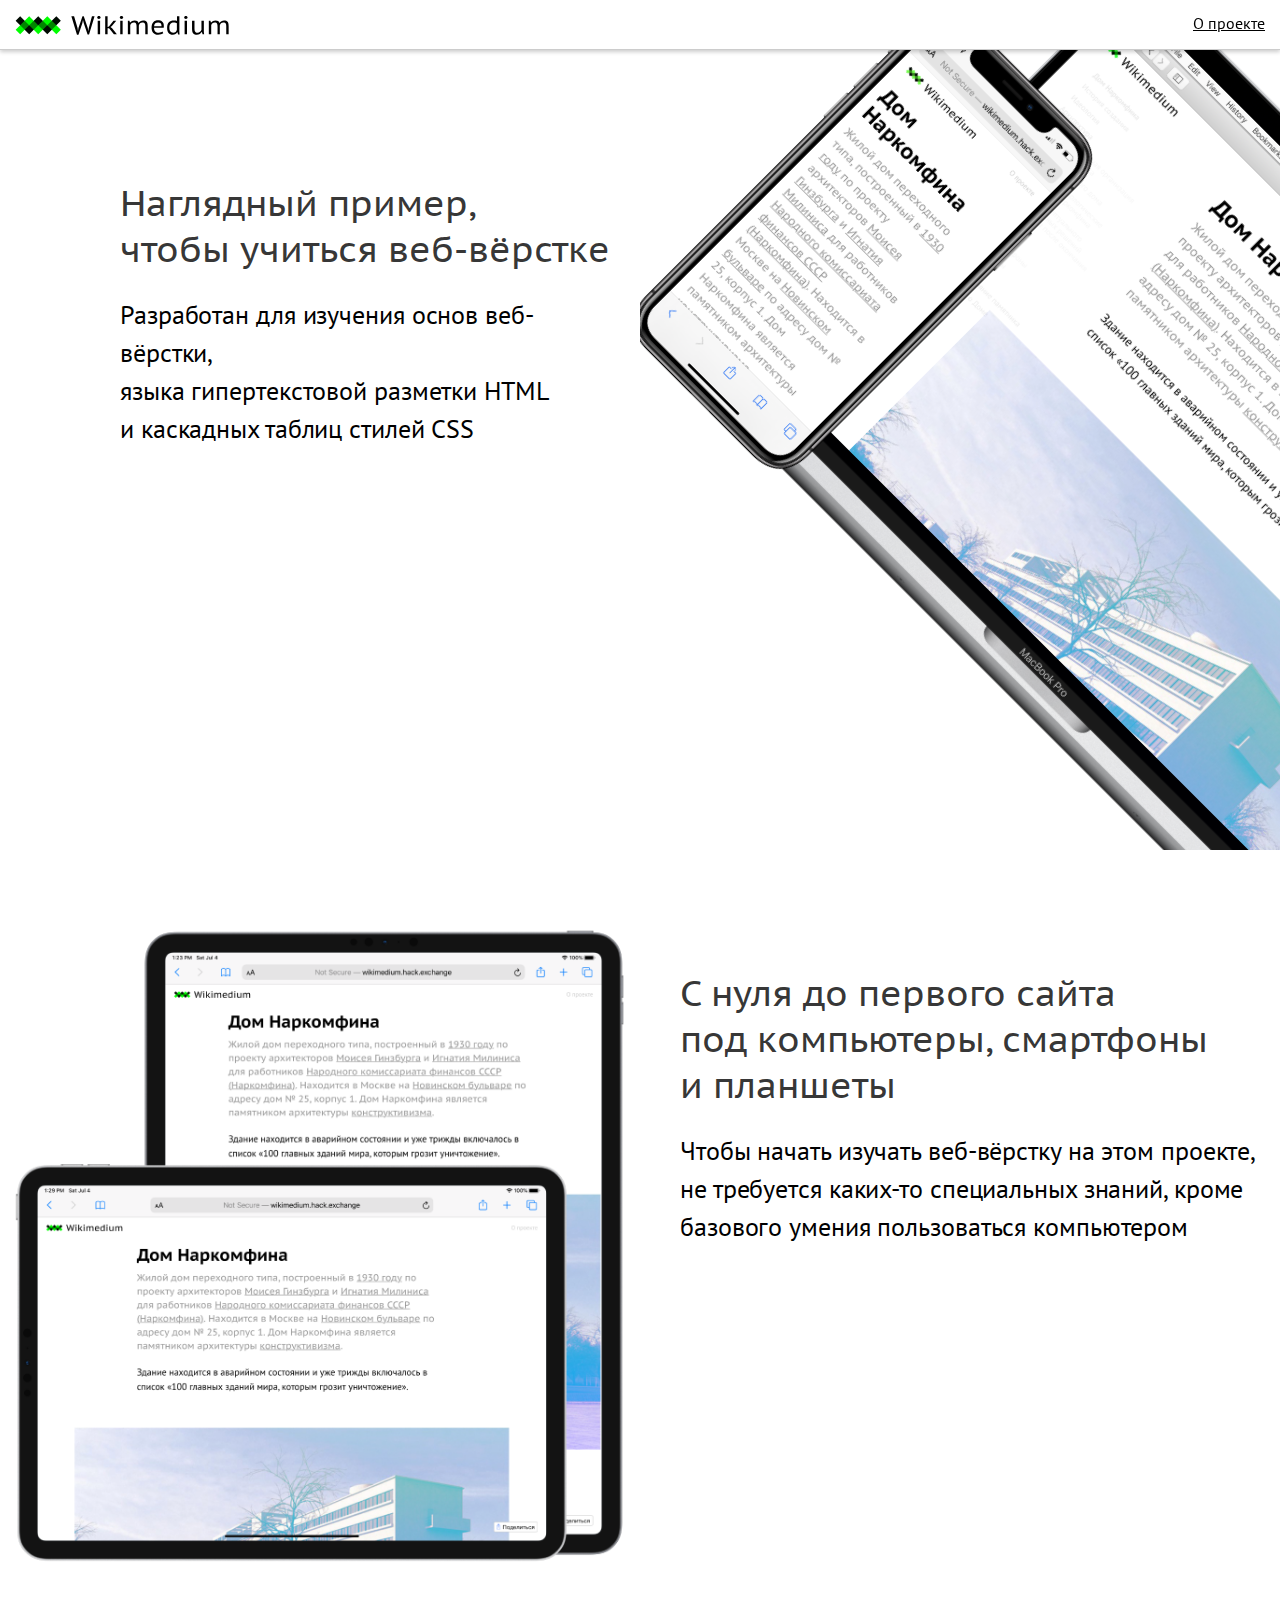
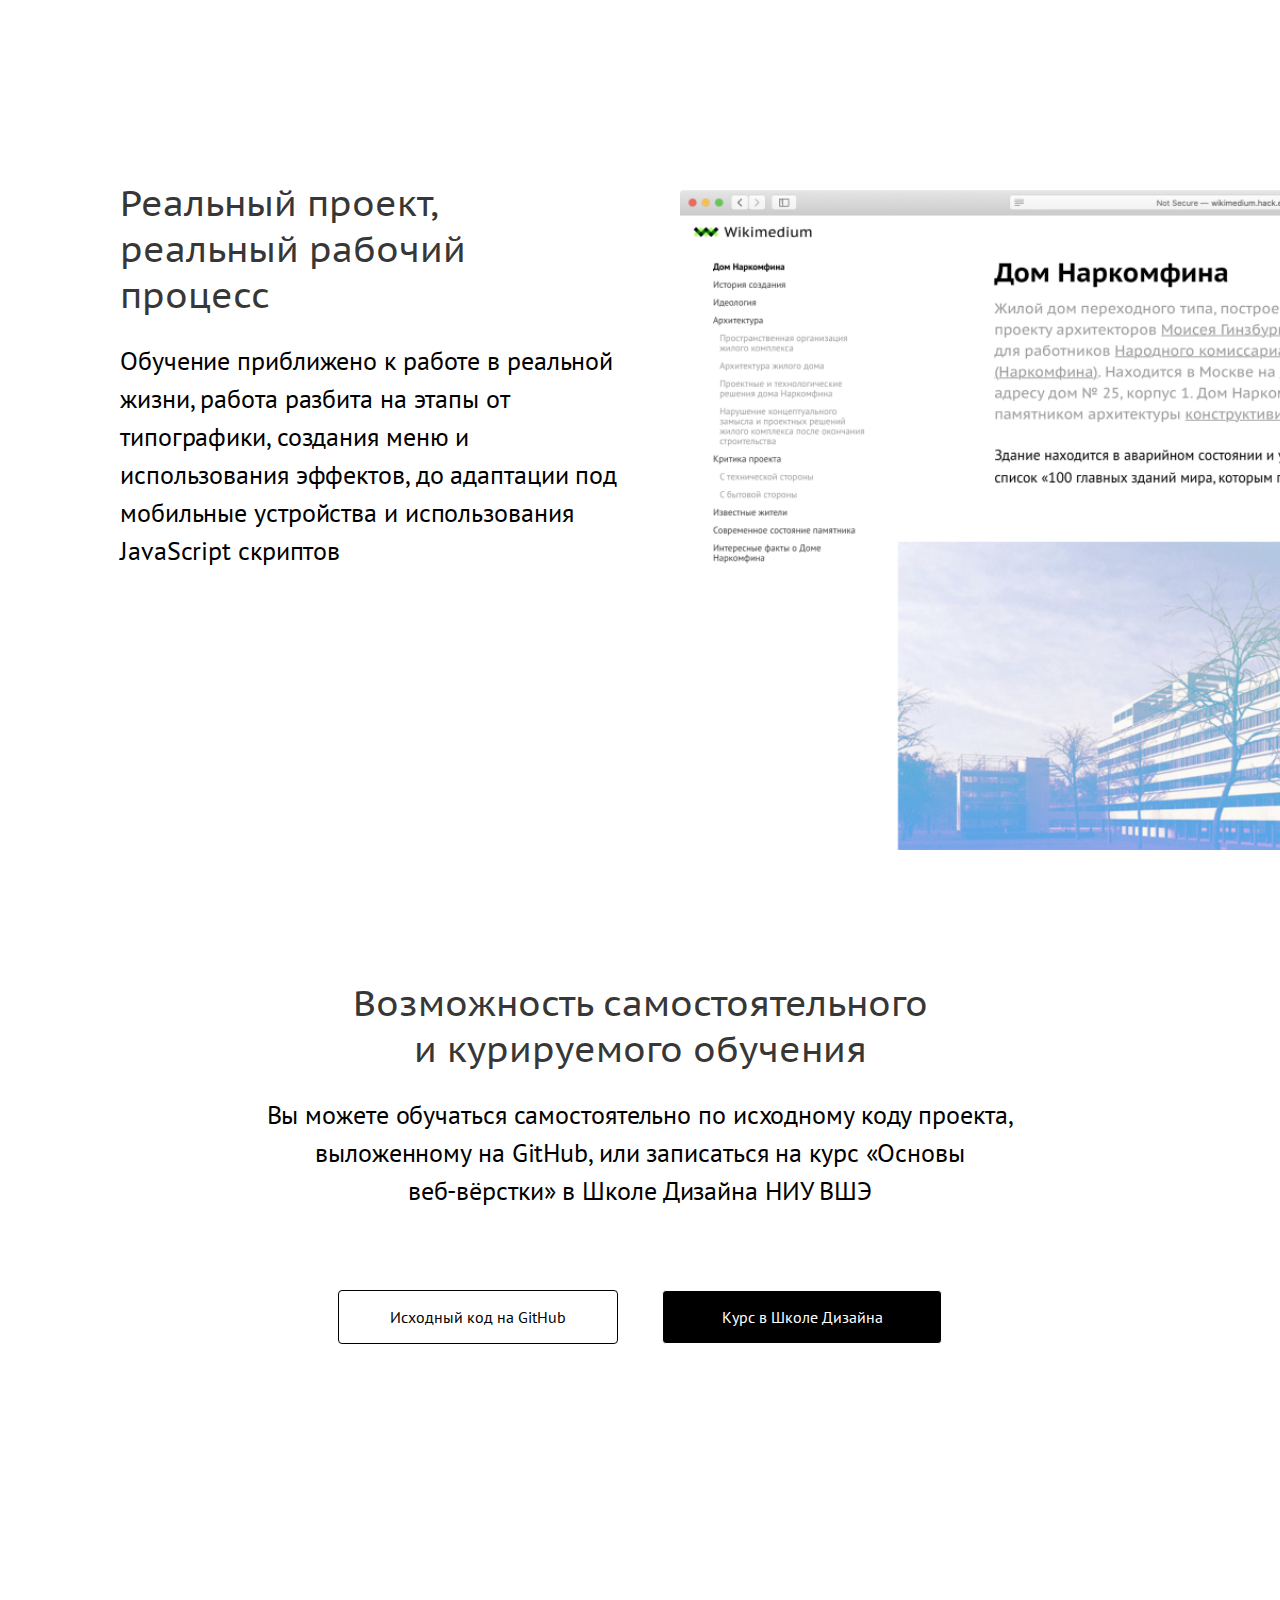
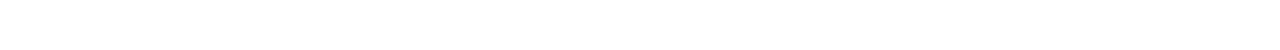
<file: index.html>
<!DOCTYPE html>
<html lang="en" dir="ltr">
  <head>
    <meta charset="utf-8">
    <meta name="description" content="Страница про Дом Наркомфина">
    <meta property="og:type" content="article">
    <meta property="og:url" content="https://m1d45.github.io/CPD-M1-L2/">
    <meta property="og:title" content="Wikimedium — Дом Наркомфина">
    <meta property="og:description" content="Страница про Дом Наркомфина">
    <!-- <meta property="og:image" content="{image_url}"> -->
    <title>Wikimedium</title>
    <link rel="icon" type="image/x-icon" href="img/favicon.ico" />
    <link rel="icon" type="image/png" href="img/favicon.png" />
    <link rel="stylesheet" href="css/style.css">
    <link rel="preconnect" href="https://fonts.googleapis.com">
    <link rel="preconnect" href="https://fonts.gstatic.com" crossorigin>
    <link href="https://fonts.googleapis.com/css2?family=PT+Sans+Caption:wght@400;700&family=PT+Sans:ital,wght@0,400;0,700;1,400&display=swap" rel="stylesheet">
    <style media="screen">
      body {
        position: relative;
        /* height: 3500px; */
        /* width: 1440px; */
        padding-top: 50px;
      }
      body::after {
        /* content: ''; */
        position: absolute;
        left: 0;
        top: 0;
        right: 0;
        background: url('img/1440.jpg') top center no-repeat;
        width: 100%;
        height: 100%;
        display: block;
        opacity: .4;
        z-index: -1;
      }
      


    </style>
  </head>
  <body>
    <div class="navbar">
      <a href="/index.html"><img src="img/logo.svg" alt=""></a>
      <a href="#">О проекте</a>
    </div>


    <section>
      <div class="sec_text">
        <!-- <h2>Наглядный пример,<br>чтобы учиться веб-вёрстке</h2> -->
        <h2>Наглядный пример, <span></span>чтобы учиться веб-вёрстке</h2>
        <p>Разработан для изучения основ веб-вёрстки, <br>языка гипертекстовой разметки HTML <br>и&nbsp;каскадных таблиц стилей CSS</p>
      </div><!--
      --><div class="sec_img">
          <img id="pic1" src="img/pic1.png" alt="">
      </div>
    </section>

    <section>
      <div class="sec_img mobile-hidden">
          <img id="pic2" src="img/pic2.png" alt="">
      </div><!--
      --><div class="sec_text">
        <h2>С нуля до первого сайта <br>под компьютеры, смартфоны и&nbsp;планшеты</h2>
        <p>Чтобы начать изучать веб-вёрстку на этом проекте, <br>не требуется каких-то специальных знаний, кроме базового умения пользоваться компьютером</p>
      </div>
      <div class="sec_img mobile-visible">
          <img id="pic2" src="img/pic2.png" alt="">
      </div>
    </section>

    <section>
      <div class="sec_text">
        <h2>Реальный проект, реальный рабочий процесс</h2>
        <p>Обучение приближено к работе в реальной жизни, работа разбита на этапы от типографики, создания меню и использования эффектов, до адаптации под мобильные устройства и использования JavaScript скриптов</p>
      </div><!--
      --><div class="sec_img">
          <img id="pic3" src="img/pic3.png" alt="">
      </div>
    </section>
    <section class="last_sec">
      <h2>Возможность самостоятельного и&nbsp;курируемого обучения</h2>
      <p>Вы можете обучаться самостоятельно по исходному коду проекта, выложенному на GitHub, или записаться на курс «Основы <br>веб-вёрстки» в Школе Дизайна НИУ ВШЭ</p>
      <a class="btn" href="#">Исходный код на GitHub</a>
      <a class="btn btn-black" href="#">Курс в Школе Дизайна</a>
    </section>

  </body>
</html>
</file>
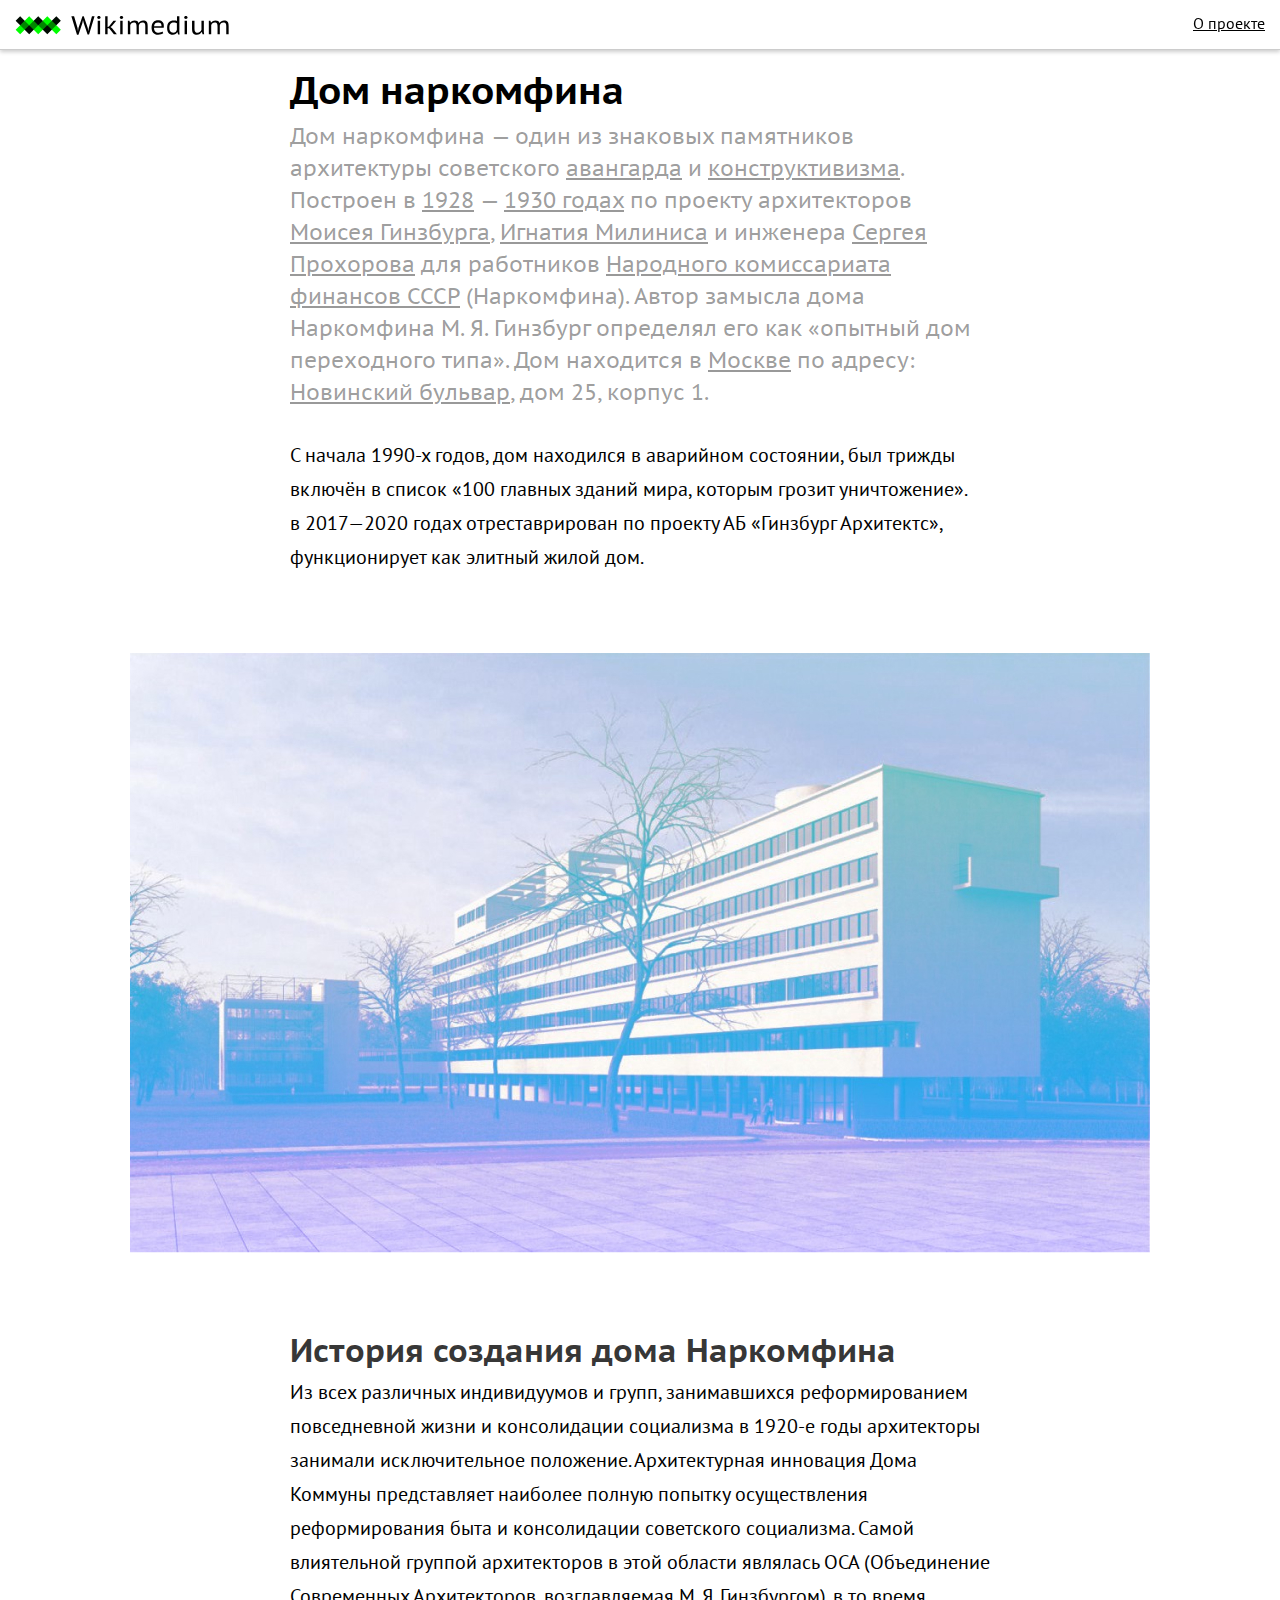
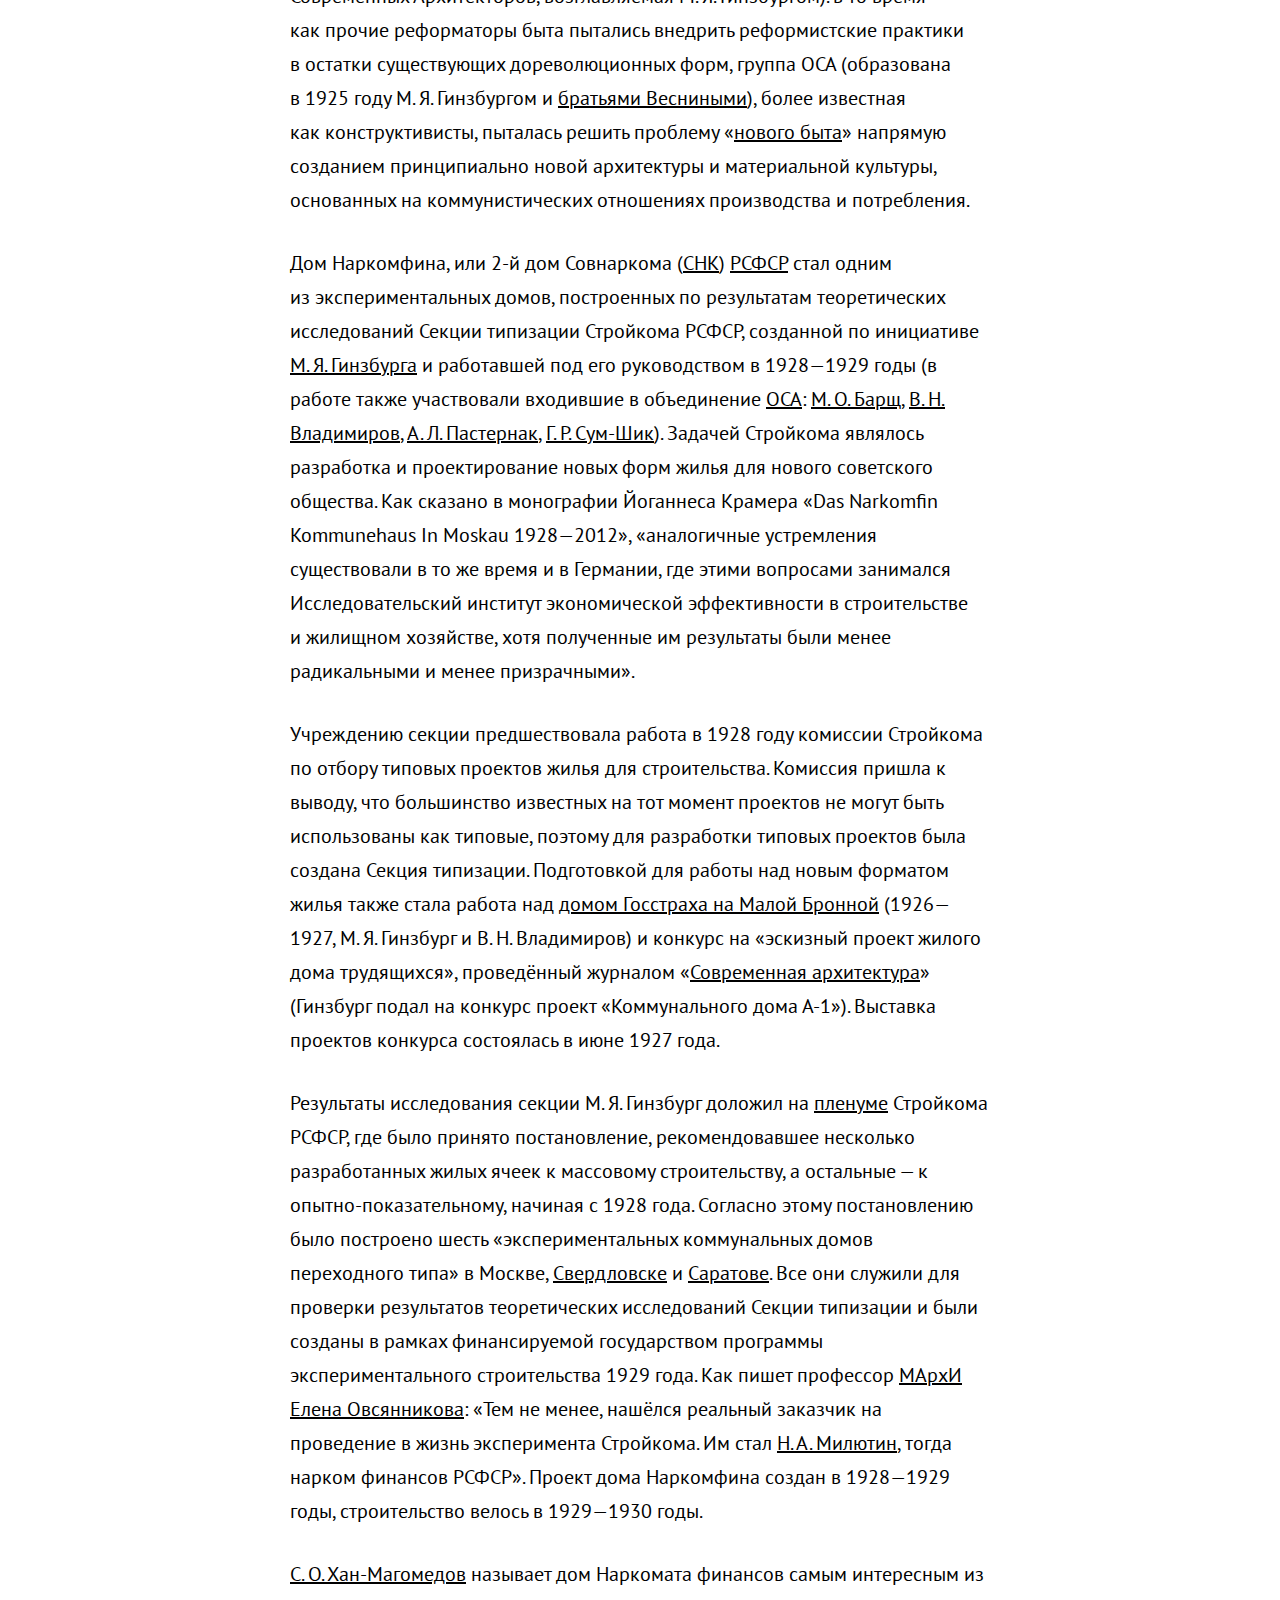
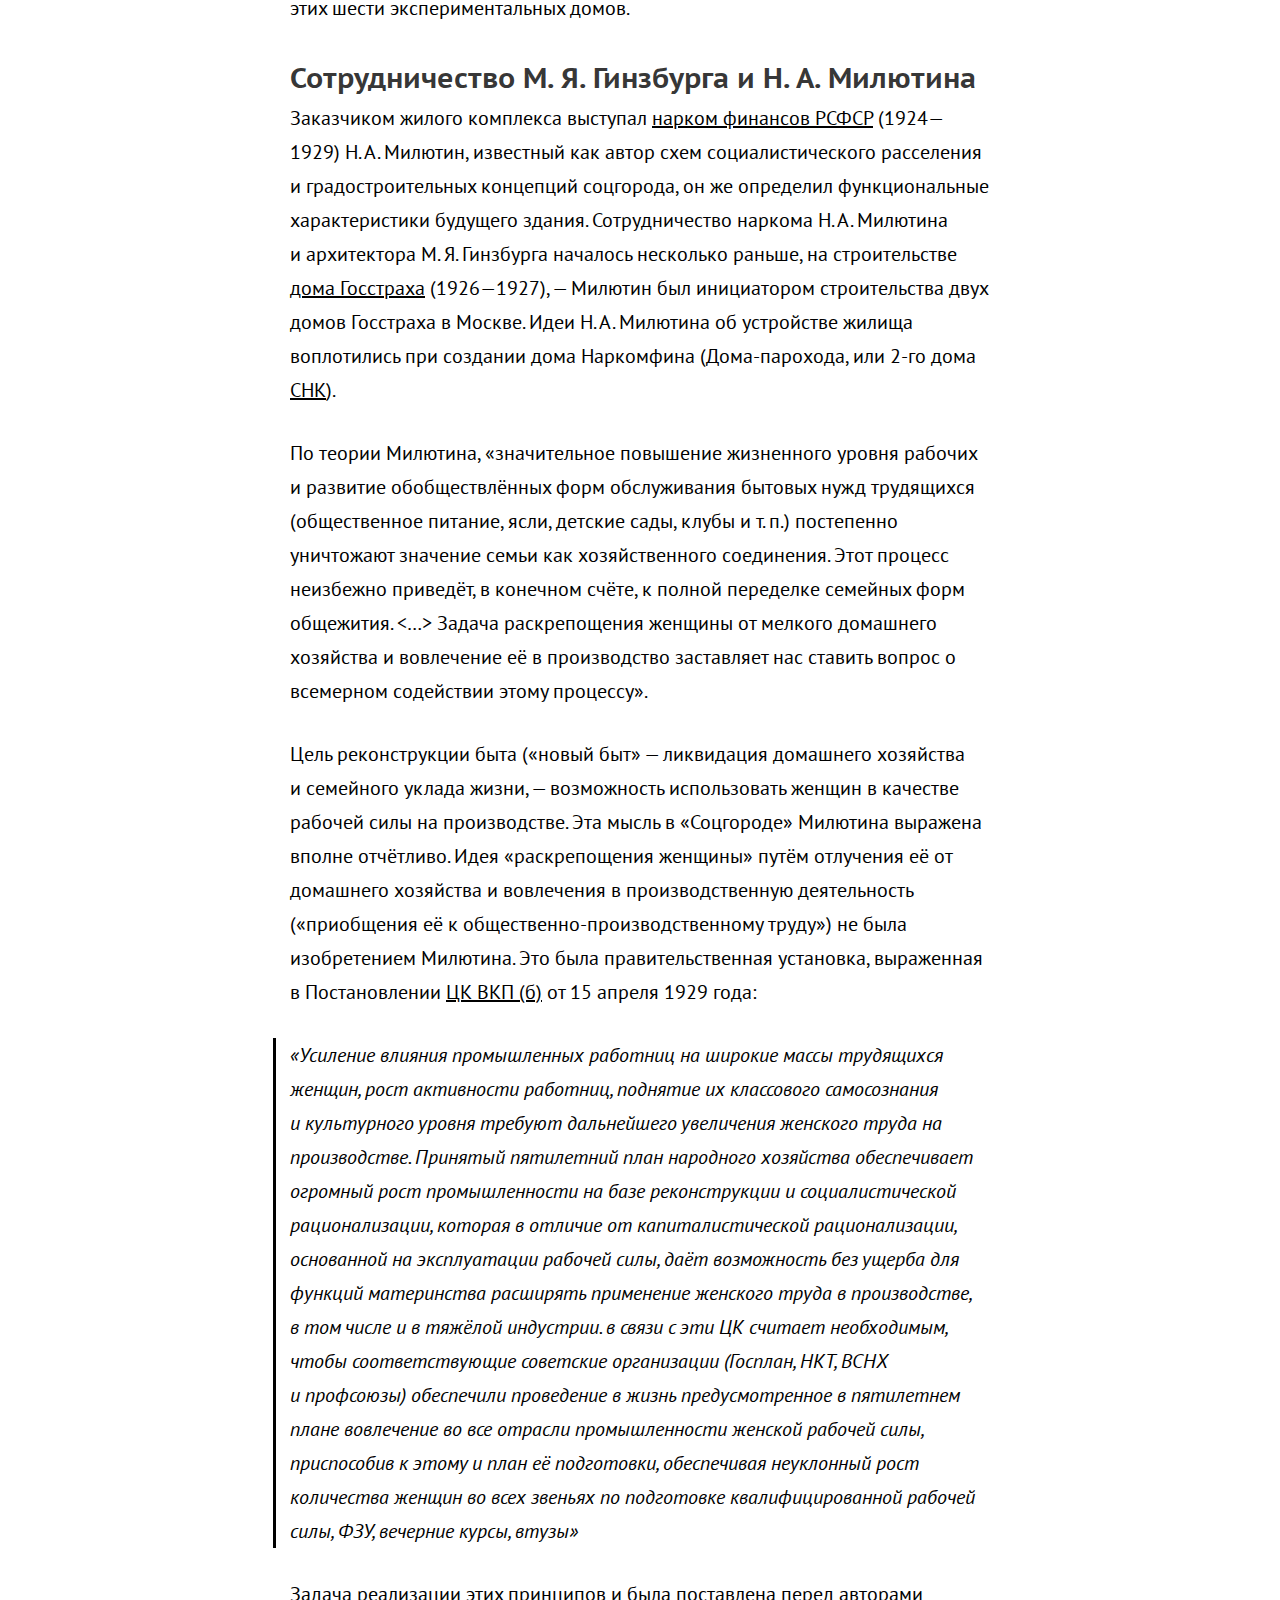
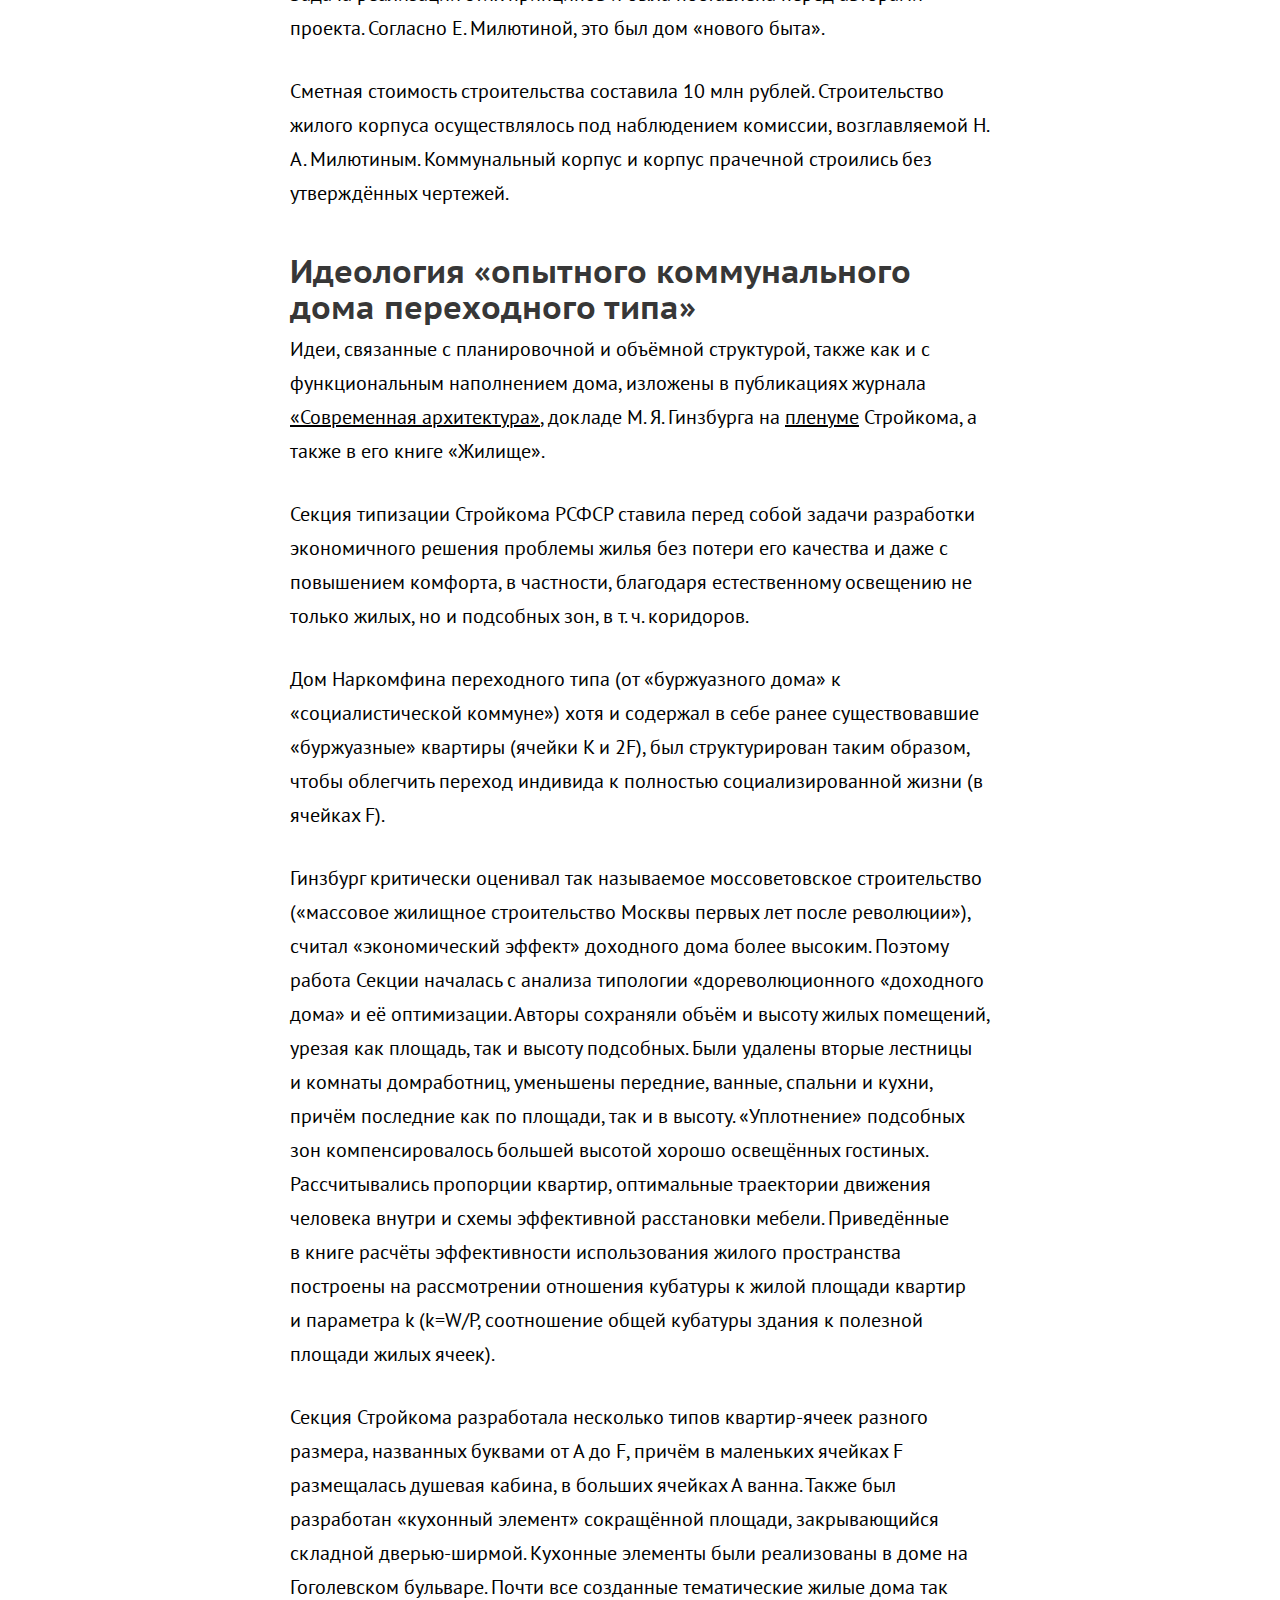
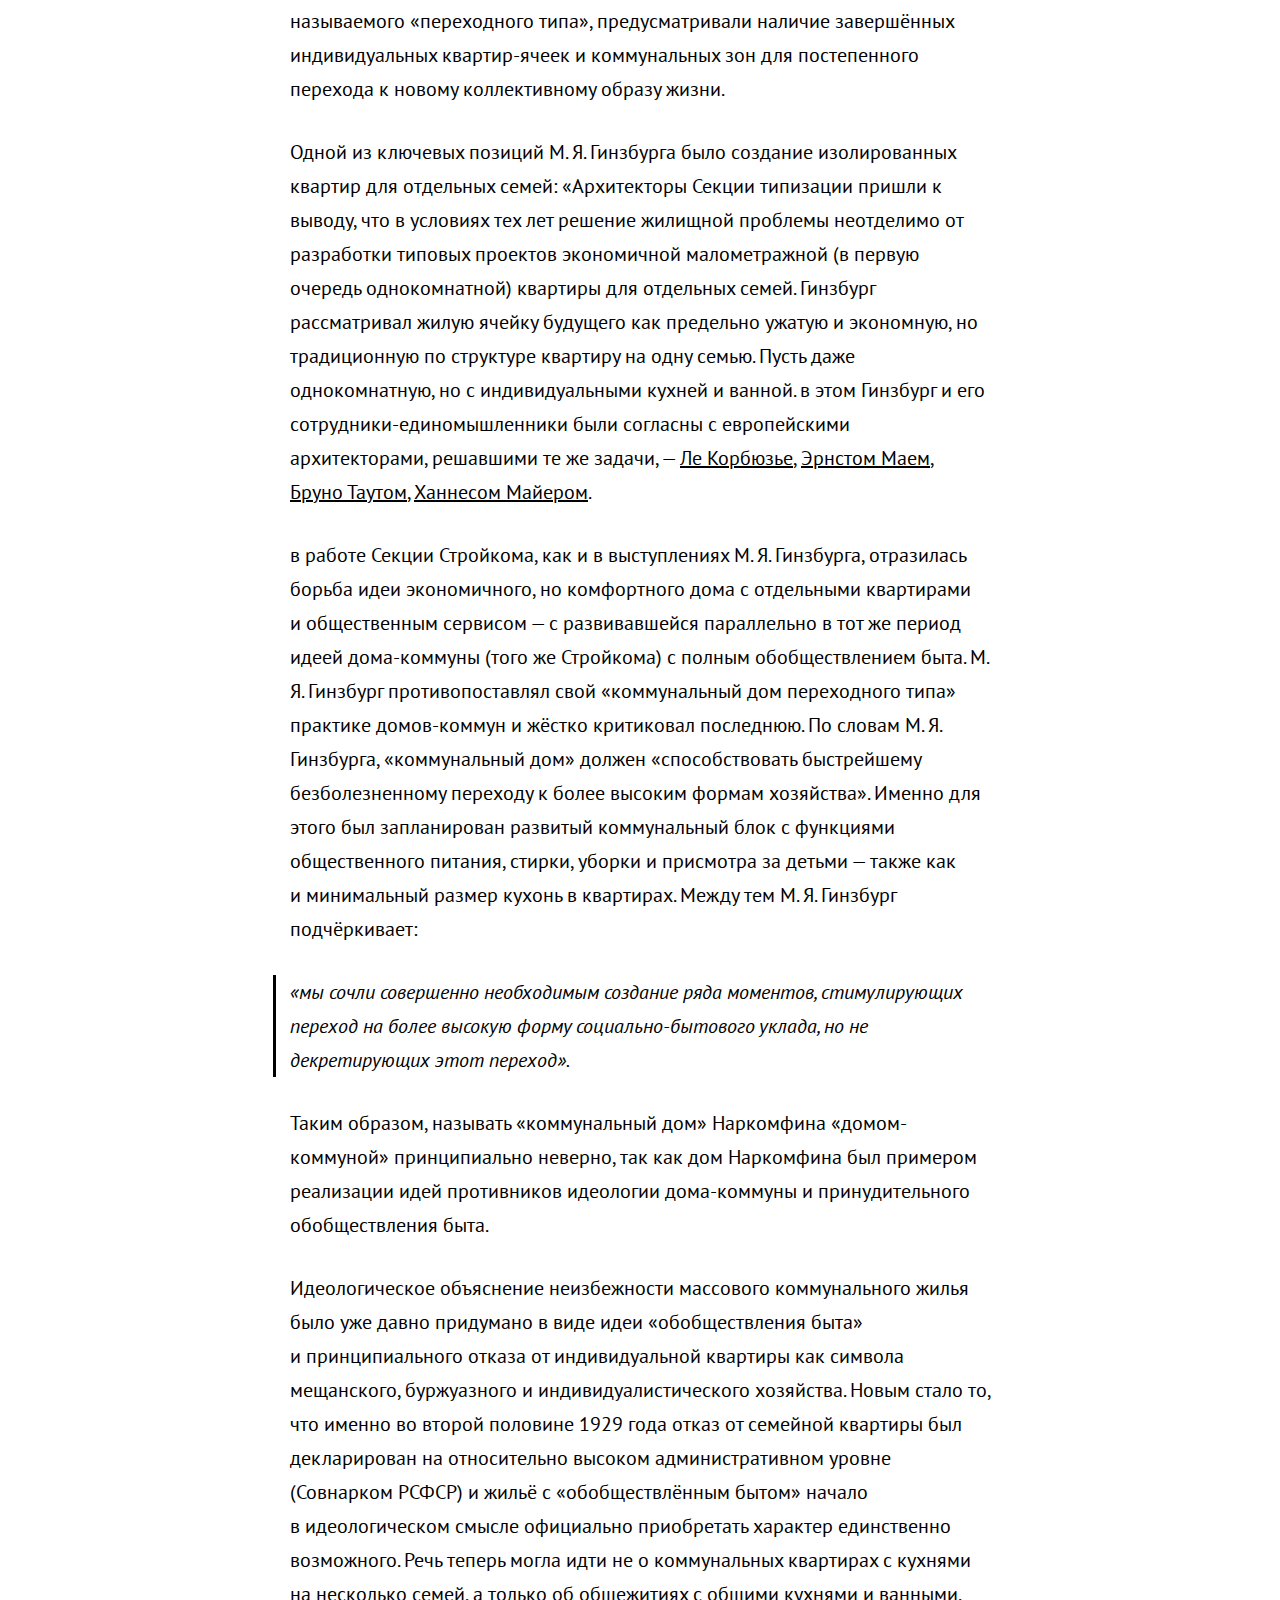
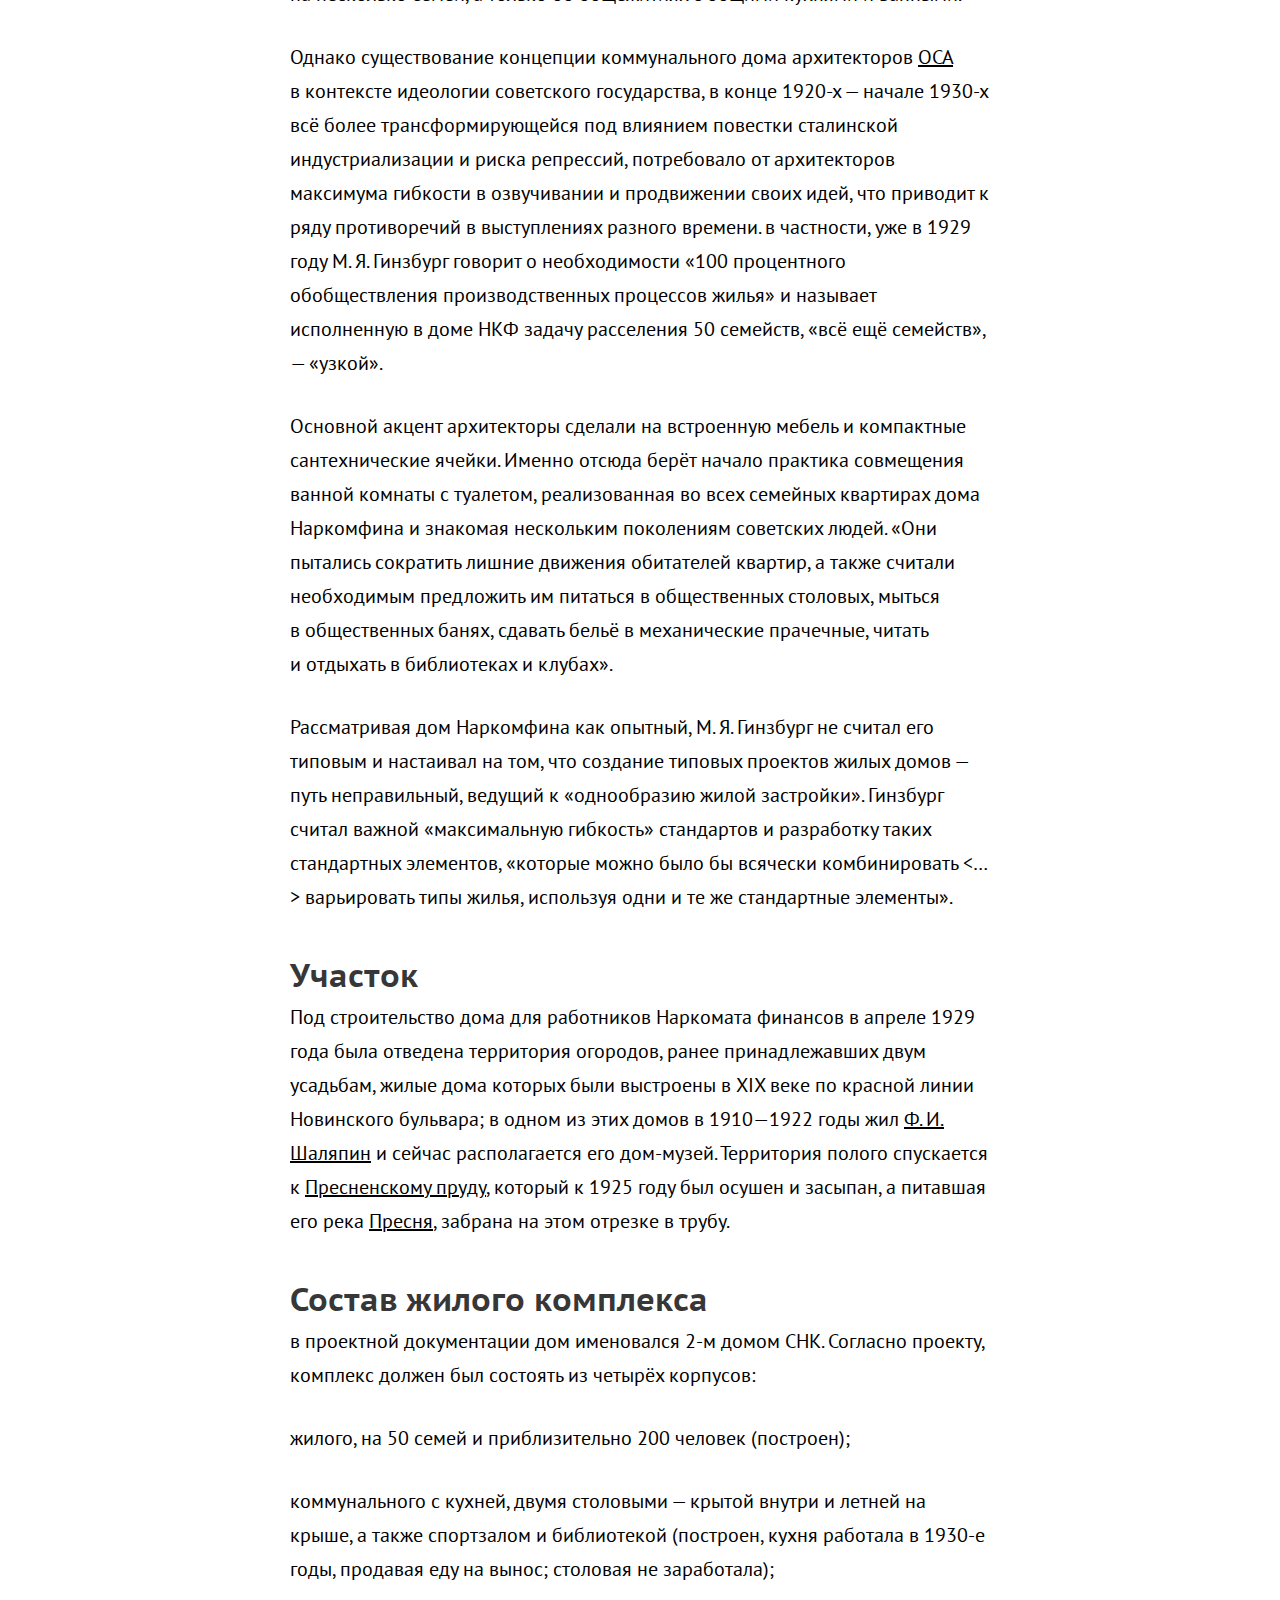
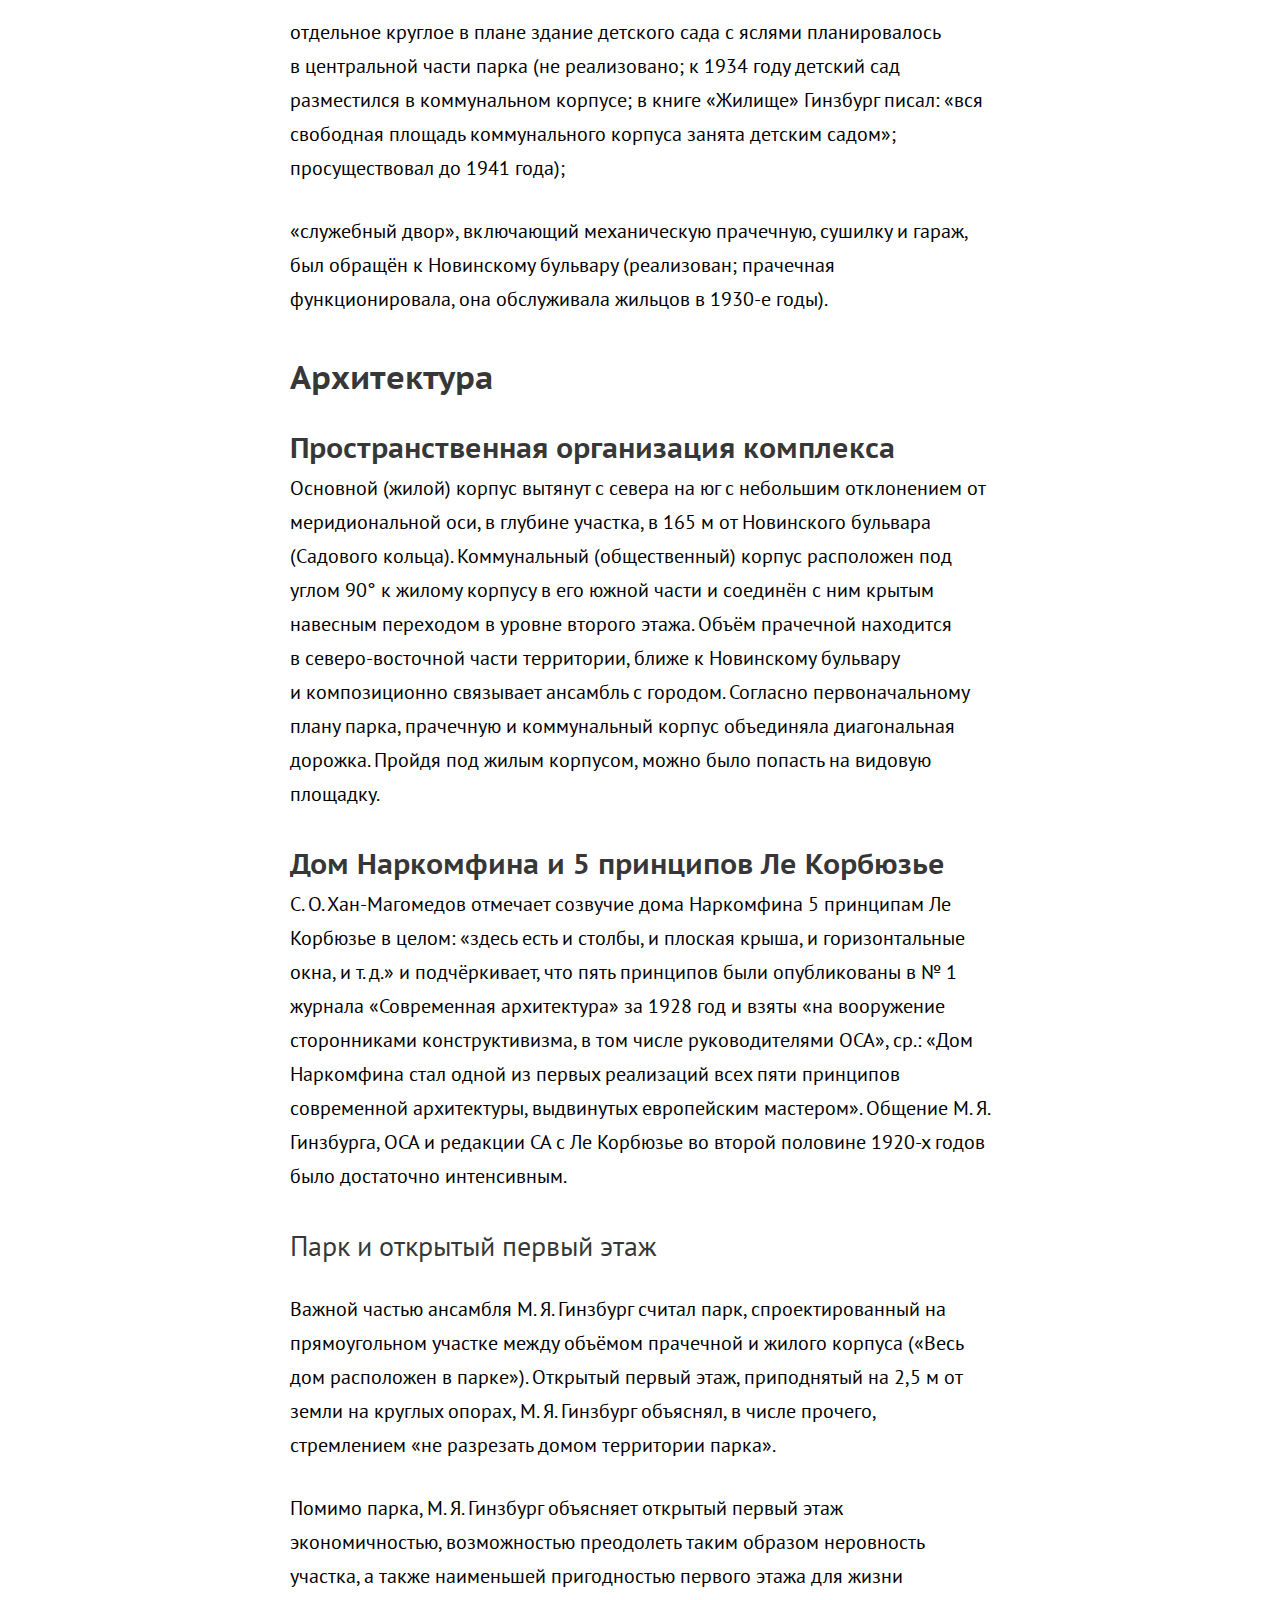
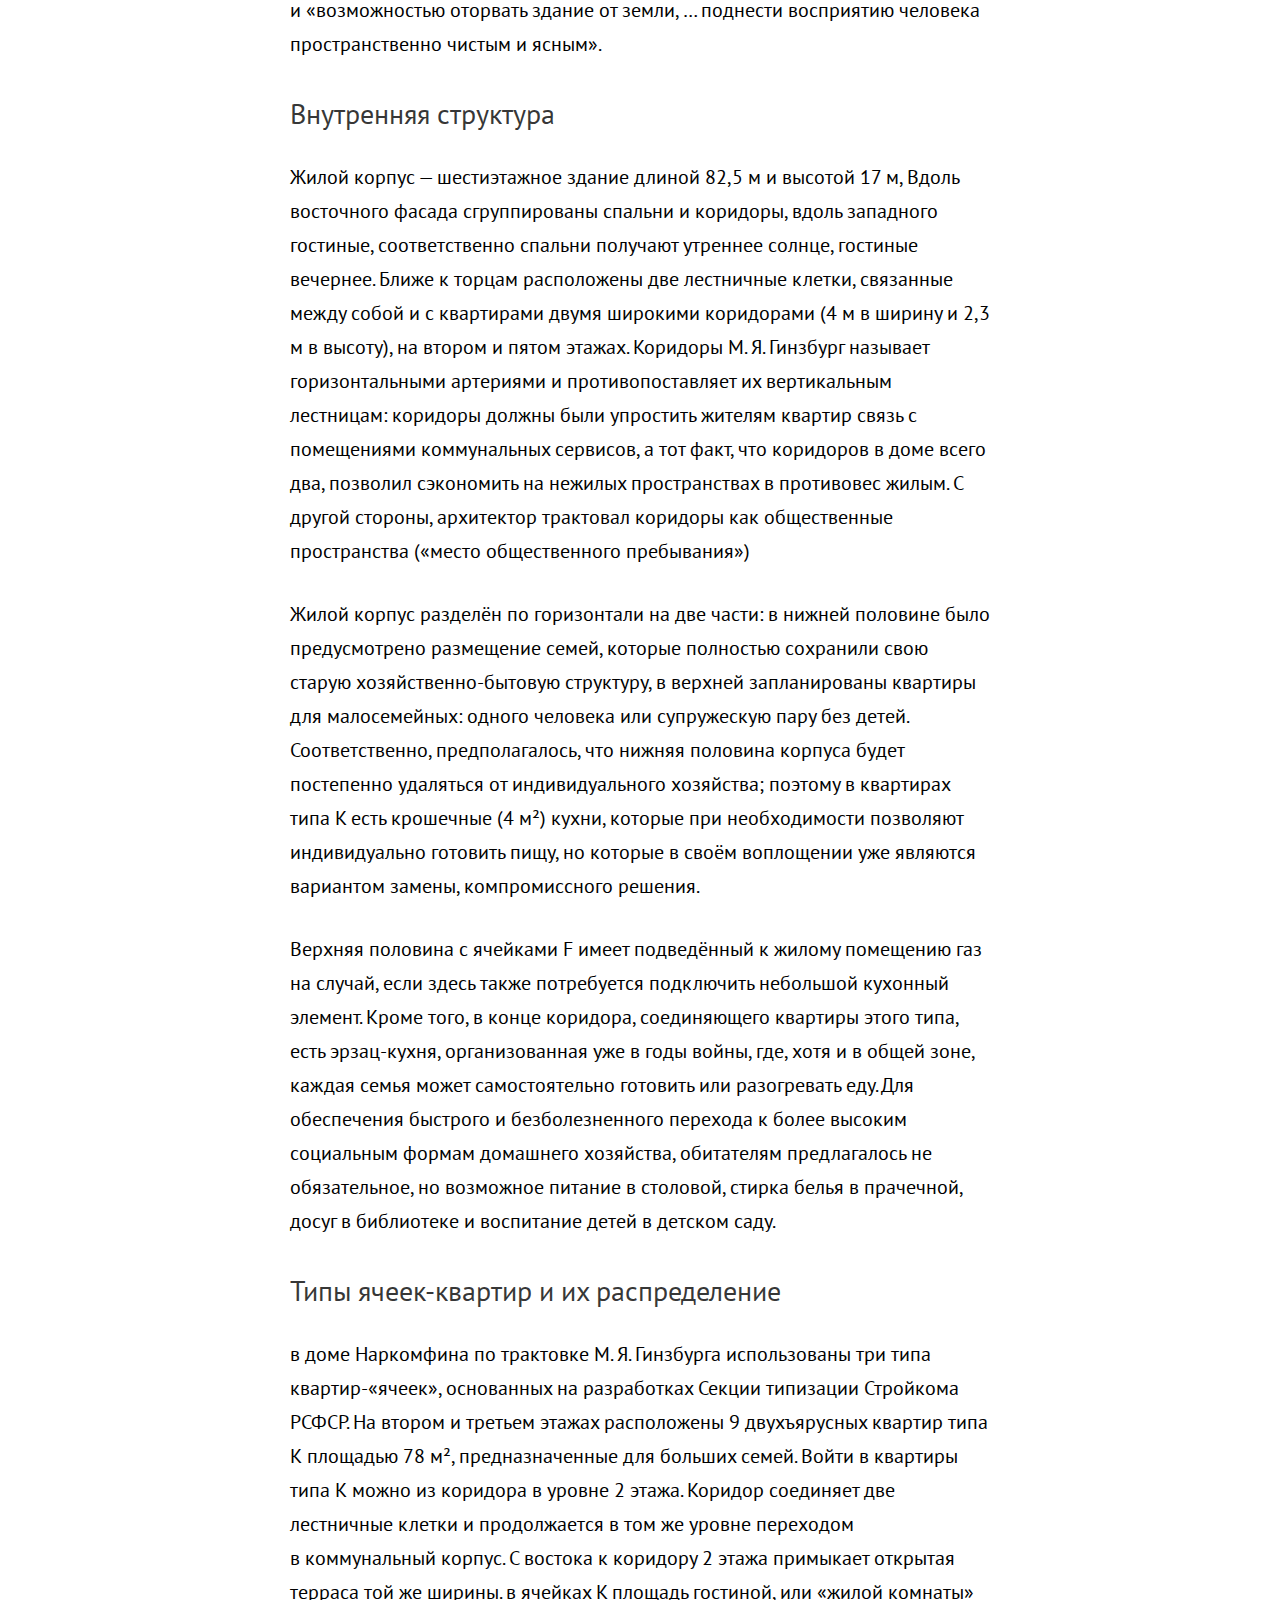
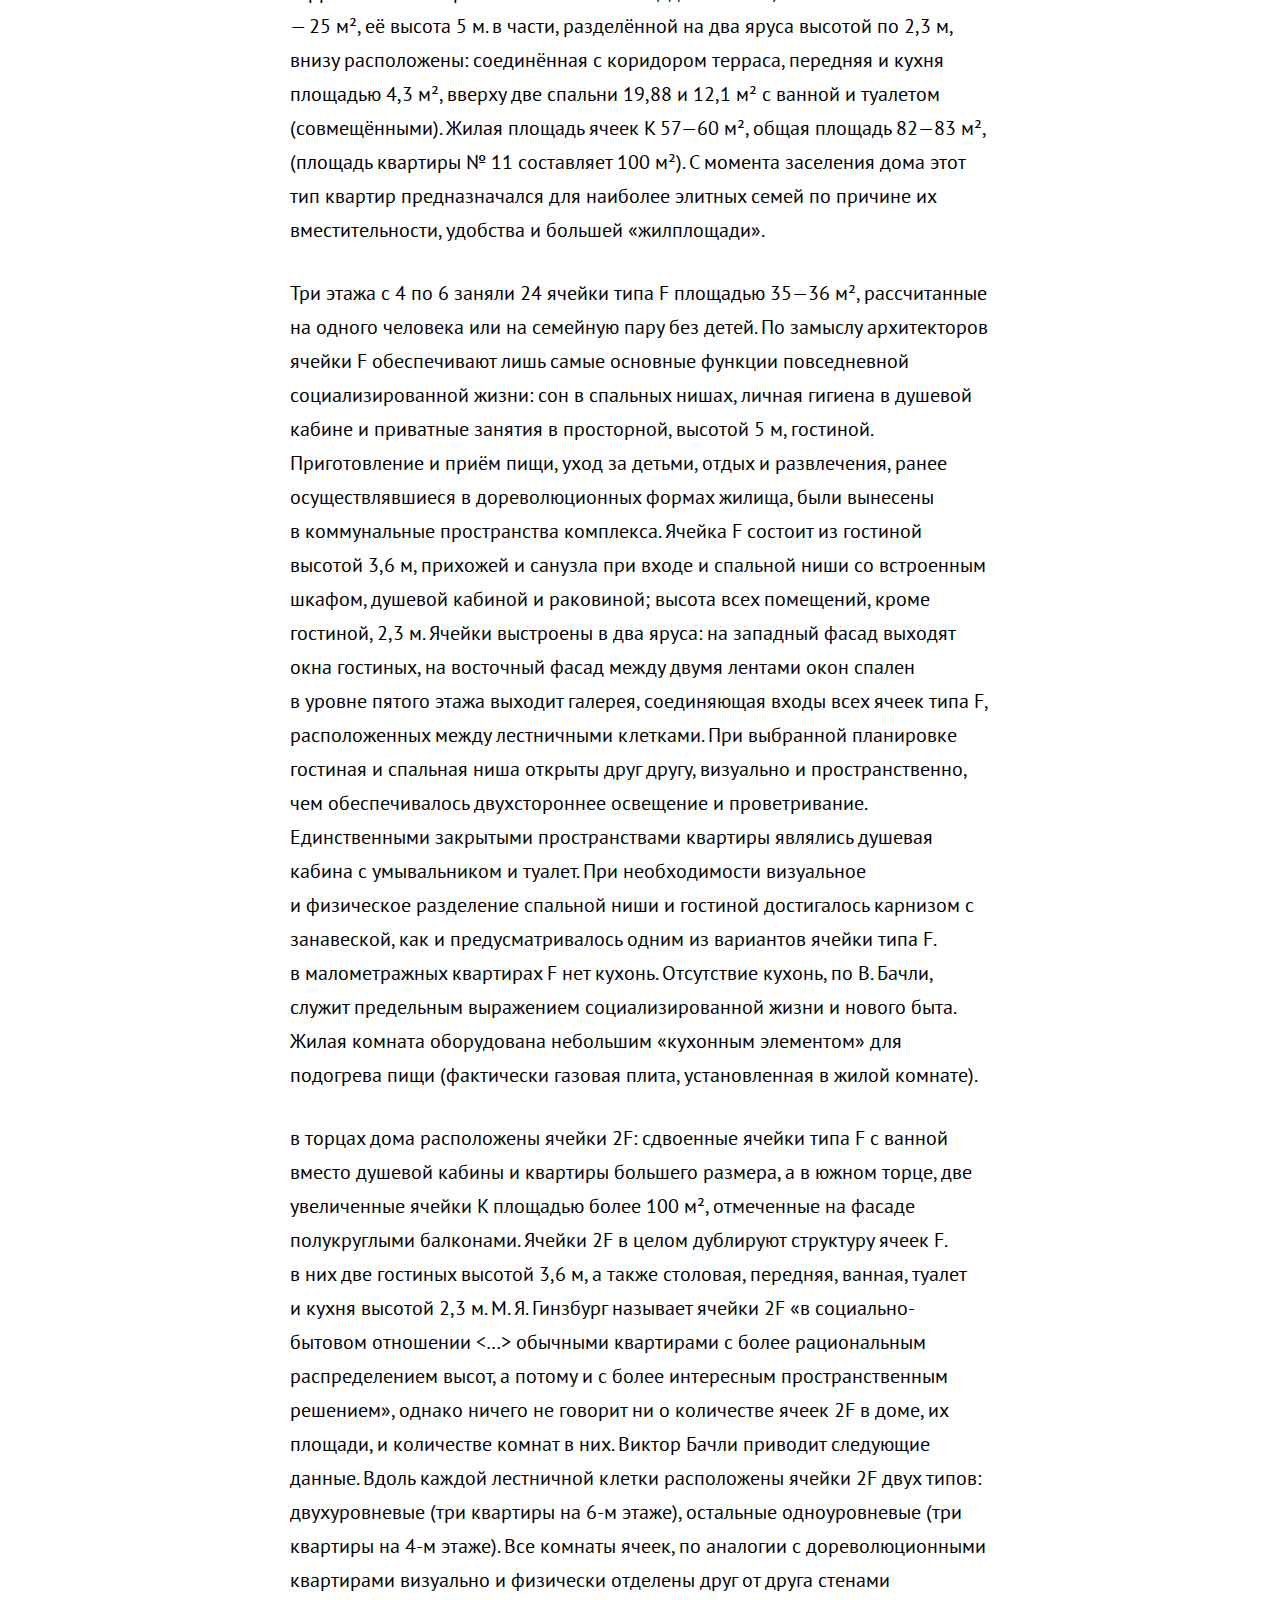
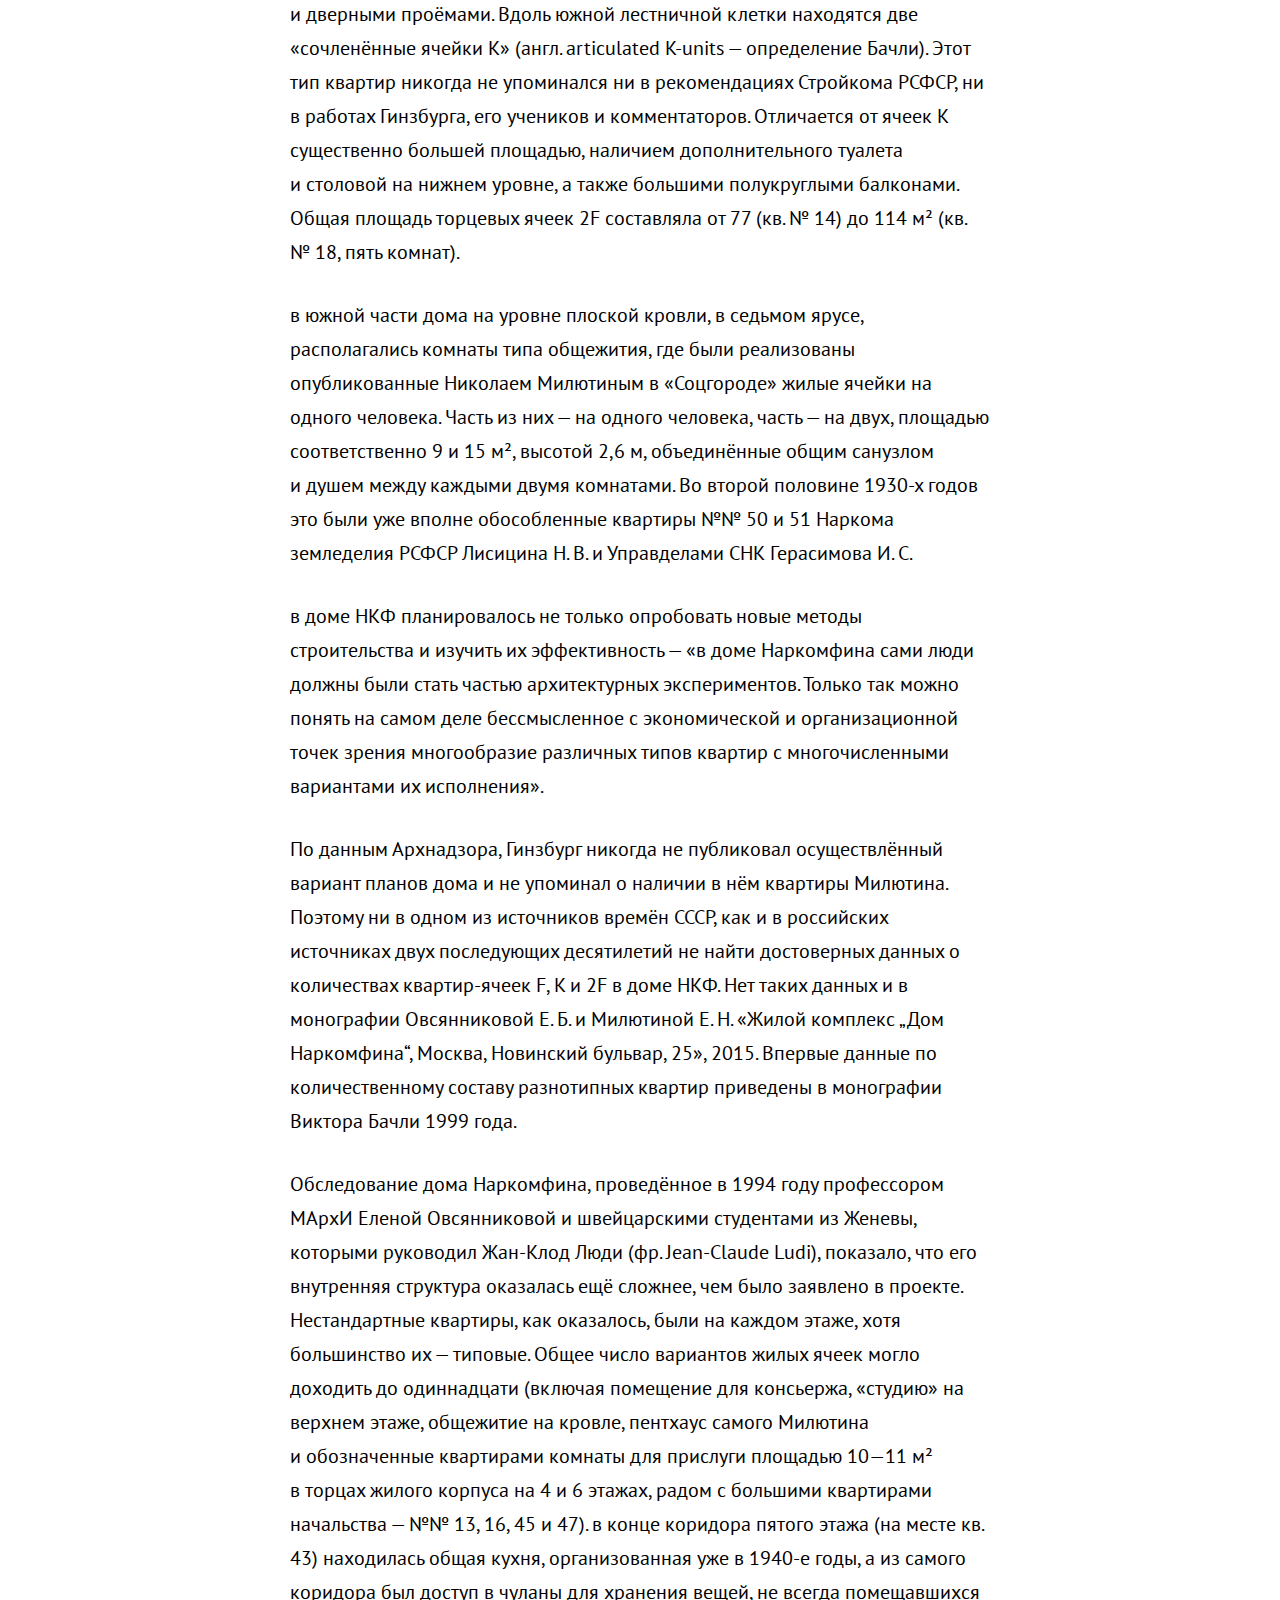
<file: narkomfin.html>
<!DOCTYPE html>
<html lang="en" dir="ltr">
  <head>
    <meta charset="utf-8">
    <meta name="viewport" content="width=device-width, initial-scale=1">

    <meta name="description" content="Страница про Дом Наркомфина">
    <meta property="og:type" content="article">
    <meta property="og:url" content="https://m1d45.github.io/CPD-M1-L2/">
    <meta property="og:title" content="Wikimedium — Дом Наркомфина">
    <meta property="og:description" content="Страница про Дом Наркомфина">
    <!-- <meta property="og:image" content="{image_url}"> -->
    <title>Дом Наркомфина</title>
    <link rel="icon" type="image/x-icon" href="img/favicon.ico" />
    <link rel="icon" type="image/png" href="img/favicon.png" />
    <link rel="stylesheet" href="css/style.css">
    <link rel="preconnect" href="https://fonts.googleapis.com">
    <link rel="preconnect" href="https://fonts.gstatic.com" crossorigin>
    <link href="https://fonts.googleapis.com/css2?family=PT+Sans+Caption:wght@400;700&family=PT+Sans:ital,wght@0,400;0,700;1,400&display=swap" rel="stylesheet">
    <script src="https://ajax.googleapis.com/ajax/libs/jquery/3.6.0/jquery.min.js"></script>
    <script src="js/sidebar.js"></script>
  </head>
  <body>
    <div class="navbar">
      <a href="index.html"><img src="img/logo.svg" alt=""></a>
      <a href="#">О проекте</a>
    </div>
    <sidebar>
      <ul>
        <li><a href="#s1">Дом Наркомфина</a></li>
        <li><a href="#s2">История создания</a></li>
        <li><a href="#s3">Сотрудничество</a></li>
        <li><a href="#s4">Идеология</a></li>
        <li><a href="#s5">Участок</a></li>
        <li><a href="#s6">Состав жилого комплекса</a></li>
        <li><a href="#s7">Архитектура</a></li>
        <ul>
          <li><a href="#s7p1">Пространственная организация комплекса</a></li>
          <li><a href="#s7p2">Дом Наркомфина и 5 принципов Ле Корбюзье</a></li>
        </ul>
        <li><a href="#s10">Вниз</a></li>

      </ul>
    </sidebar>

<article>

      <h1 id="s1">Дом наркомфина</h1>

      <p><b>Дом наркомфина</b> — один из&nbsp;знаковых памятников архитектуры советского <a href="https://ru.wikipedia.org/wiki/%D0%90%D0%B2%D0%B0%D0%BD%D0%B3%D0%B0%D1%80%D0%B4_(%D0%B8%D1%81%D0%BA%D1%83%D1%81%D1%81%D1%82%D0%B2%D0%BE)">авангарда</a> и&nbsp;<a href="https://ru.wikipedia.org/wiki/%D0%9A%D0%BE%D0%BD%D1%81%D1%82%D1%80%D1%83%D0%BA%D1%82%D0%B8%D0%B2%D0%B8%D0%B7%D0%BC_(%D0%B8%D1%81%D0%BA%D1%83%D1%81%D1%81%D1%82%D0%B2%D0%BE)">конструктивизма</a>. Построен в&nbsp;<a href="https://ru.wikipedia.org/wiki/1928_%D0%B3%D0%BE%D0%B4">1928</a> — <a href="https://ru.wikipedia.org/wiki/1930_%D0%B3%D0%BE%D0%B4">1930 годах</a> по&nbsp;проекту архитекторов <a href="https://ru.wikipedia.org/wiki/%D0%93%D0%B8%D0%BD%D0%B7%D0%B1%D1%83%D1%80%D0%B3,_%D0%9C%D0%BE%D0%B8%D1%81%D0%B5%D0%B9_%D0%AF%D0%BA%D0%BE%D0%B2%D0%BB%D0%B5%D0%B2%D0%B8%D1%87">Моисея Гинзбурга</a>, <a href="https://ru.wikipedia.org/wiki/%D0%9C%D0%B8%D0%BB%D0%B8%D0%BD%D0%B8%D1%81,_%D0%98%D0%B3%D0%BD%D0%B0%D1%82%D0%B8%D0%B9_%D0%A4%D1%80%D0%B0%D0%BD%D1%86%D0%B5%D0%B2%D0%B8%D1%87">Игнатия Милиниса</a> и&nbsp;инженера <a href="https://ru.wikipedia.org/wiki/%D0%A1%D0%B5%D1%80%D0%B3%D0%B5%D0%B9_%D0%9B%D1%8C%D0%B2%D0%BE%D0%B2%D0%B8%D1%87_%D0%9F%D1%80%D0%BE%D1%85%D0%BE%D1%80%D0%BE%D0%B2">Сергея Прохорова</a> для&nbsp;работников <a href="https://ru.wikipedia.org/wiki/%D0%9D%D0%B0%D1%80%D0%BE%D0%B4%D0%BD%D1%8B%D0%B9_%D0%BA%D0%BE%D0%BC%D0%B8%D1%81%D1%81%D0%B0%D1%80%D0%B8%D0%B0%D1%82_%D1%84%D0%B8%D0%BD%D0%B0%D0%BD%D1%81%D0%BE%D0%B2_%D0%A1%D0%A1%D0%A1%D0%A0">Народного комиссариата финансов СССР</a> (Наркомфина). Автор замысла дома Наркомфина М. Я. Гинзбург определял его как&nbsp;«опытный дом переходного типа». Дом находится в&nbsp;<a href="https://ru.wikipedia.org/wiki/%D0%9C%D0%BE%D1%81%D0%BA%D0%B2%D0%B0">Москве</a> по&nbsp;адресу: <a href="https://ru.wikipedia.org/wiki/%D0%9D%D0%BE%D0%B2%D0%B8%D0%BD%D1%81%D0%BA%D0%B8%D0%B9_%D0%B1%D1%83%D0%BB%D1%8C%D0%B2%D0%B0%D1%80">Новинский бульвар</a>, дом 25, корпус 1.</p>

      <p>С&nbsp;начала 1990-х годов, дом находился в&nbsp;аварийном состоянии, был трижды включён в&nbsp;список «100 главных зданий мира, которым грозит уничтожение». в&nbsp;2017—2020 годах отреставрирован по&nbsp;проекту АБ «Гинзбург Архитектс», функционирует как&nbsp;элитный жилой дом.</p>
      <img src="img/narkomfin 1.jpg" alt="">

      <h2 id="s2">История создания дома Наркомфина</h2>

        <p>Из&nbsp;всех <carrot>различных индивидуумов</carrot>&nbsp;и&nbsp;групп, занимавшихся реформированием повседневной жизни и&nbsp;консолидации социализма в&nbsp;1920-е годы архитекторы занимали исключительное положение. Архитектурная инновация Дома Коммуны представляет наиболее полную попытку осуществления реформирования быта и&nbsp;консолидации советского социализма. Самой влиятельной группой архитекторов в&nbsp;этой области являлась ОСА (Объединение Современных Архитекторов, возглавляемая М. Я. Гинзбургом). в&nbsp;то&nbsp;время как&nbsp;прочие реформаторы быта пытались внедрить реформистские практики в&nbsp;остатки существующих дореволюционных форм, группа ОСА (образована в&nbsp;1925 году М. Я. Гинзбургом и&nbsp;<a href="https://ru.wikipedia.org/wiki/%D0%91%D1%80%D0%B0%D1%82%D1%8C%D1%8F_%D0%92%D0%B5%D1%81%D0%BD%D0%B8%D0%BD%D1%8B">братьями Весниными</a>), более известная как&nbsp;конструктивисты, пыталась решить проблему «<a href="https://ru.wikipedia.org/wiki/%D0%9D%D0%BE%D0%B2%D1%8B%D0%B9_%D0%91%D1%8B%D1%82">нового быта</a>» напрямую созданием принципиально новой архитектуры и&nbsp;материальной культуры, основанных на коммунистических отношениях производства и&nbsp;потребления.</p>

        <p>Дом Наркомфина, или 2-й дом Совнаркома (<a href="https://ru.wikipedia.org/wiki/%D0%A1%D0%BE%D0%B2%D0%B5%D1%82_%D0%BD%D0%B0%D1%80%D0%BE%D0%B4%D0%BD%D1%8B%D1%85_%D0%BA%D0%BE%D0%BC%D0%B8%D1%81%D1%81%D0%B0%D1%80%D0%BE%D0%B2">СНК</a>) <a href="https://ru.wikipedia.org/wiki/%D0%A0%D0%BE%D1%81%D1%81%D0%B8%D0%B9%D1%81%D0%BA%D0%B0%D1%8F_%D0%A1%D0%BE%D0%B2%D0%B5%D1%82%D1%81%D0%BA%D0%B0%D1%8F_%D0%A4%D0%B5%D0%B4%D0%B5%D1%80%D0%B0%D1%82%D0%B8%D0%B2%D0%BD%D0%B0%D1%8F_%D0%A1%D0%BE%D1%86%D0%B8%D0%B0%D0%BB%D0%B8%D1%81%D1%82%D0%B8%D1%87%D0%B5%D1%81%D0%BA%D0%B0%D1%8F_%D0%A0%D0%B5%D1%81%D0%BF%D1%83%D0%B1%D0%BB%D0%B8%D0%BA%D0%B0">РСФСР</a> стал одним из&nbsp;экспериментальных домов, построенных по&nbsp;результатам теоретических исследований Секции типизации Стройкома РСФСР, созданной по&nbsp;инициативе <a href="https://ru.wikipedia.org/wiki/%D0%93%D0%B8%D0%BD%D0%B7%D0%B1%D1%83%D1%80%D0%B3,_%D0%9C%D0%BE%D0%B8%D1%81%D0%B5%D0%B9_%D0%AF%D0%BA%D0%BE%D0%B2%D0%BB%D0%B5%D0%B2%D0%B8%D1%87">М. Я. Гинзбурга</a> и&nbsp;работавшей под&nbsp;его руководством в&nbsp;1928—1929 годы (в работе также участвовали входившие в&nbsp;объединение <a href="https://ru.wikipedia.org/wiki/%D0%9E%D0%B1%D1%8A%D0%B5%D0%B4%D0%B8%D0%BD%D0%B5%D0%BD%D0%B8%D0%B5_%D1%81%D0%BE%D0%B2%D1%80%D0%B5%D0%BC%D0%B5%D0%BD%D0%BD%D1%8B%D1%85_%D0%B0%D1%80%D1%85%D0%B8%D1%82%D0%B5%D0%BA%D1%82%D0%BE%D1%80%D0%BE%D0%B2">ОСА</a>: <a href="https://ru.wikipedia.org/wiki/%D0%91%D0%B0%D1%80%D1%89,_%D0%9C%D0%B8%D1%85%D0%B0%D0%B8%D0%BB_%D0%9E%D1%81%D0%B8%D0%BF%D0%BE%D0%B2%D0%B8%D1%87">М. О. Барщ</a>, <a href="https://ru.wikipedia.org/wiki/%D0%92%D0%BB%D0%B0%D0%B4%D0%B8%D0%BC%D0%B8%D1%80%D0%BE%D0%B2,_%D0%92%D1%8F%D1%87%D0%B5%D1%81%D0%BB%D0%B0%D0%B2_%D0%9D%D0%B8%D0%BA%D0%BE%D0%BB%D0%B0%D0%B5%D0%B2%D0%B8%D1%87">В. Н. Владимиров</a>, <a href="https://ru.wikipedia.org/wiki/%D0%9F%D0%B0%D1%81%D1%82%D0%B5%D1%80%D0%BD%D0%B0%D0%BA,_%D0%90%D0%BB%D0%B5%D0%BA%D1%81%D0%B0%D0%BD%D0%B4%D1%80_%D0%9B%D0%B5%D0%BE%D0%BD%D0%B8%D0%B4%D0%BE%D0%B2%D0%B8%D1%87">А. Л. Пастернак</a>, <a href="https://ru.wikipedia.org/w/index.php?title=%D0%A1%D1%83%D0%BC-%D0%A8%D0%B8%D0%BA,_%D0%93%D1%80%D0%B8%D0%B3%D0%BE%D1%80%D0%B8%D0%B9_%D0%A0%D0%BE%D0%BC%D0%B0%D0%BD%D0%BE%D0%B2%D0%B8%D1%87&action=edit&redlink=1">Г. Р. Сум-Шик</a>). Задачей Стройкома являлось разработка и&nbsp;проектирование новых форм жилья для&nbsp;нового советского общества. Как сказано в&nbsp;монографии Йоганнеса Крамера «Das Narkomfin Kommunehaus In Moskau 1928—2012», <em>«аналогичные устремления существовали в&nbsp;то же время и&nbsp;в Германии, где этими вопросами занимался Исследовательский институт экономической эффективности в&nbsp;строительстве и&nbsp;жилищном хозяйстве, хотя полученные им результаты были менее радикальными и&nbsp;менее призрачными».</em></p>

        <p>Учреждению секции предшествовала работа в&nbsp;1928 году комиссии Стройкома по отбору типовых проектов жилья для строительства. Комиссия пришла к выводу, что большинство известных на тот момент проектов не могут быть использованы как типовые, поэтому для разработки типовых проектов была создана Секция типизации. Подготовкой для работы над новым форматом жилья также стала работа над <a href="https://ru.wikipedia.org/wiki/%D0%96%D0%B8%D0%BB%D0%BE%D0%B9_%D0%B4%D0%BE%D0%BC_%D0%93%D0%BE%D1%81%D1%81%D1%82%D1%80%D0%B0%D1%85%D0%B0_%D0%BD%D0%B0_%D0%9C%D0%B0%D0%BB%D0%BE%D0%B9_%D0%91%D1%80%D0%BE%D0%BD%D0%BD%D0%BE%D0%B9">домом Госстраха на Малой Бронной</a> (1926—1927, М. Я. Гинзбург и&nbsp;В. Н. Владимиров) и&nbsp;конкурс на «эскизный проект жилого дома трудящихся», проведённый журналом «<a href="https://ru.wikipedia.org/wiki/%D0%A1%D0%BE%D0%B2%D1%80%D0%B5%D0%BC%D0%B5%D0%BD%D0%BD%D0%B0%D1%8F_%D0%B0%D1%80%D1%85%D0%B8%D1%82%D0%B5%D0%BA%D1%82%D1%83%D1%80%D0%B0_(%D0%B6%D1%83%D1%80%D0%BD%D0%B0%D0%BB)">Современная архитектура</a>» (Гинзбург подал на конкурс проект «Коммунального дома А-1»). Выставка проектов конкурса состоялась в&nbsp;июне 1927 года.</p>

        <p>Результаты исследования секции М. Я. Гинзбург доложил на <a href="https://ru.wikipedia.org/wiki/%D0%9F%D0%BB%D0%B5%D0%BD%D0%B0%D1%80%D0%BD%D0%BE%D0%B5_%D0%B7%D0%B0%D1%81%D0%B5%D0%B4%D0%B0%D0%BD%D0%B8%D0%B5">пленуме</a> Стройкома РСФСР, где было принято постановление, рекомендовавшее несколько разработанных жилых ячеек к массовому строительству, а остальные — к опытно-показательному, начиная с 1928 года. Согласно этому постановлению было построено шесть «экспериментальных коммунальных домов переходного типа» в&nbsp;Москве, <a href="https://ru.wikipedia.org/wiki/%D0%95%D0%BA%D0%B0%D1%82%D0%B5%D1%80%D0%B8%D0%BD%D0%B1%D1%83%D1%80%D0%B3">Свердловске</a> и&nbsp;<a href="https://ru.wikipedia.org/wiki/%D0%A1%D0%B0%D1%80%D0%B0%D1%82%D0%BE%D0%B2">Саратове</a>. Все они служили для проверки результатов теоретических исследований Секции типизации и&nbsp;были созданы в&nbsp;рамках финансируемой государством программы экспериментального строительства 1929 года. Как пишет профессор <a href="https://ru.wikipedia.org/wiki/%D0%9C%D0%BE%D1%81%D0%BA%D0%BE%D0%B2%D1%81%D0%BA%D0%B8%D0%B9_%D0%B0%D1%80%D1%85%D0%B8%D1%82%D0%B5%D0%BA%D1%82%D1%83%D1%80%D0%BD%D1%8B%D0%B9_%D0%B8%D0%BD%D1%81%D1%82%D0%B8%D1%82%D1%83%D1%82">МАрхИ</a> <a href="https://ru.wikipedia.org/wiki/%D0%9E%D0%B2%D1%81%D1%8F%D0%BD%D0%BD%D0%B8%D0%BA%D0%BE%D0%B2%D0%B0,_%D0%95%D0%BB%D0%B5%D0%BD%D0%B0_%D0%91%D0%BE%D1%80%D0%B8%D1%81%D0%BE%D0%B2%D0%BD%D0%B0">Елена Овсянникова</a>: «Тем не менее, нашёлся реальный заказчик на проведение в&nbsp;жизнь эксперимента Стройкома. Им стал <a href="https://ru.wikipedia.org/wiki/%D0%9C%D0%B8%D0%BB%D1%8E%D1%82%D0%B8%D0%BD,_%D0%9D%D0%B8%D0%BA%D0%BE%D0%BB%D0%B0%D0%B9_%D0%90%D0%BB%D0%B5%D0%BA%D1%81%D0%B0%D0%BD%D0%B4%D1%80%D0%BE%D0%B2%D0%B8%D1%87">Н. А. Милютин</a>, тогда нарком финансов РСФСР». Проект дома Наркомфина создан в&nbsp;1928—1929 годы, строительство велось в&nbsp;1929—1930 годы.</p>

        <p><a href="https://ru.wikipedia.org/wiki/%D0%A5%D0%B0%D0%BD-%D0%9C%D0%B0%D0%B3%D0%BE%D0%BC%D0%B5%D0%B4%D0%BE%D0%B2,_%D0%A1%D0%B5%D0%BB%D0%B8%D0%BC_%D0%9E%D0%BC%D0%B0%D1%80%D0%BE%D0%B2%D0%B8%D1%87">С. О. Хан-Магомедов</a> называет дом Наркомата финансов самым интересным из этих шести экспериментальных домов.</p>

          <h3 id="s3">Сотрудничество М. Я. Гинзбурга и&nbsp;Н. А. Милютина</h3>

          <p>Заказчиком жилого комплекса выступал <a href="https://ru.wikipedia.org/wiki/%D0%9D%D0%B0%D1%80%D0%BE%D0%B4%D0%BD%D1%8B%D0%B9_%D0%BA%D0%BE%D0%BC%D0%B8%D1%81%D1%81%D0%B0%D1%80%D0%B8%D0%B0%D1%82_%D1%84%D0%B8%D0%BD%D0%B0%D0%BD%D1%81%D0%BE%D0%B2_%D0%A0%D0%A1%D0%A4%D0%A1%D0%A0">нарком финансов РСФСР</a> (1924—1929) Н. А. Милютин, известный как автор схем социалистического расселения и&nbsp;градостроительных концепций соцгорода, он же определил функциональные характеристики будущего здания. Сотрудничество наркома Н. А. Милютина и&nbsp;архитектора М. Я. Гинзбурга началось несколько раньше, на строительстве <a href="https://ru.wikipedia.org/wiki/%D0%96%D0%B8%D0%BB%D0%BE%D0%B9_%D0%B4%D0%BE%D0%BC_%D0%93%D0%BE%D1%81%D1%81%D1%82%D1%80%D0%B0%D1%85%D0%B0_%D0%BD%D0%B0_%D0%9C%D0%B0%D0%BB%D0%BE%D0%B9_%D0%91%D1%80%D0%BE%D0%BD%D0%BD%D0%BE%D0%B9">дома Госстраха</a> (1926—1927), — Милютин был инициатором строительства двух домов Госстраха в&nbsp;Москве. Идеи Н. А. Милютина об устройстве жилища воплотились при создании дома Наркомфина (Дома-парохода, или 2-го дома <a href="https://ru.wikipedia.org/wiki/%D0%A1%D0%BE%D0%B2%D0%B5%D1%82_%D0%BD%D0%B0%D1%80%D0%BE%D0%B4%D0%BD%D1%8B%D1%85_%D0%BA%D0%BE%D0%BC%D0%B8%D1%81%D1%81%D0%B0%D1%80%D0%BE%D0%B2">СНК</a>).</p>

          <p>По теории Милютина, <em>«значительное повышение жизненного уровня рабочих и&nbsp;развитие обобществлённых форм обслуживания бытовых нужд трудящихся (общественное питание, ясли, детские сады, клубы и&nbsp;т. п.) постепенно уничтожают значение семьи как хозяйственного соединения. Этот процесс неизбежно приведёт, в&nbsp;конечном счёте, к полной переделке семейных форм общежития. <…> Задача раскрепощения женщины от мелкого домашнего хозяйства и&nbsp;вовлечение её в&nbsp;производство заставляет нас ставить вопрос о всемерном содействии этому процессу».</em></p>

          <p>Цель реконструкции быта (<em>«новый быт»</em> — ликвидация домашнего хозяйства и&nbsp;семейного уклада жизни, — возможность использовать женщин в&nbsp;качестве рабочей силы на производстве. Эта мысль в&nbsp;«Соцгороде» Милютина выражена вполне отчётливо. Идея «раскрепощения женщины» путём отлучения её от домашнего хозяйства и&nbsp;вовлечения в&nbsp;производственную деятельность («приобщения её к общественно-производственному труду») не была изобретением Милютина. Это была правительственная установка, выраженная в&nbsp;Постановлении <a href="https://ru.wikipedia.org/wiki/%D0%A6%D0%9A_%D0%92%D0%9A%D0%9F_(%D0%B1)">ЦК ВКП (б)</a> от 15 апреля 1929 года:</p>
          <blockquote cite="https://ru.wikipedia.org/wiki/%D0%94%D0%BE%D0%BC_%D0%9D%D0%B0%D1%80%D0%BA%D0%BE%D0%BC%D1%84%D0%B8%D0%BD%D0%B0">
            «Усиление влияния промышленных работниц на широкие массы трудящихся женщин, рост активности работниц, поднятие их классового самосознания и&nbsp;культурного уровня требуют дальнейшего увеличения женского труда на производстве. Принятый пятилетний план народного хозяйства обеспечивает огромный рост промышленности на базе реконструкции и&nbsp;социалистической рационализации, которая в&nbsp;отличие от капиталистической рационализации, основанной на эксплуатации рабочей силы, даёт возможность без ущерба для функций материнства расширять применение женского труда в&nbsp;производстве, в&nbsp;том числе и&nbsp;в тяжёлой индустрии. в&nbsp;связи с эти ЦК считает необходимым, чтобы соответствующие советские организации (Госплан, НКТ, ВСНХ и&nbsp;профсоюзы) обеспечили проведение в&nbsp;жизнь предусмотренное в&nbsp;пятилетнем плане вовлечение во все отрасли промышленности женской рабочей силы, приспособив к этому и&nbsp;план её подготовки, обеспечивая неуклонный рост количества женщин во всех звеньях по подготовке квалифицированной рабочей силы, ФЗУ, вечерние курсы, втузы»
          </blockquote>

          <p>Задача реализации этих принципов и была поставлена перед авторами проекта. Согласно Е. Милютиной, это был дом «нового быта».</p>

          <p>Сметная стоимость строительства составила 10 млн рублей. Строительство жилого корпуса осуществлялось под наблюдением комиссии, возглавляемой Н. А. Милютиным. Коммунальный корпус и&nbsp;корпус прачечной строились без утверждённых чертежей.</p>

      <h2 id="s4">Идеология «опытного коммунального дома переходного типа»</h2>

        <p>Идеи, связанные с планировочной и&nbsp;объёмной структурой, также как и&nbsp;с функциональным наполнением дома, изложены в&nbsp;публикациях журнала <a href="https://ru.wikipedia.org/wiki/%D0%A1%D0%BE%D0%B2%D1%80%D0%B5%D0%BC%D0%B5%D0%BD%D0%BD%D0%B0%D1%8F_%D0%B0%D1%80%D1%85%D0%B8%D1%82%D0%B5%D0%BA%D1%82%D1%83%D1%80%D0%B0_(%D0%B6%D1%83%D1%80%D0%BD%D0%B0%D0%BB)">«Современная архитектура»</a>, докладе М. Я. Гинзбурга на <a href="https://ru.wikipedia.org/wiki/%D0%94%D0%BE%D0%BC_%D0%9D%D0%B0%D1%80%D0%BA%D0%BE%D0%BC%D1%84%D0%B8%D0%BD%D0%B0#:~:text=%D0%AF.%20%D0%93%D0%B8%D0%BD%D0%B7%D0%B1%D1%83%D1%80%D0%B3%D0%B0%20%D0%BD%D0%B0-,%D0%BF%D0%BB%D0%B5%D0%BD%D1%83%D0%BC%D0%B5,-%D0%A1%D1%82%D1%80%D0%BE%D0%B9%D0%BA%D0%BE%D0%BC%D0%B0%5B2%5D%2C%20%D0%B0">пленуме</a> Стройкома, а также в&nbsp;его книге «Жилище».</p>

        <p>Секция типизации Стройкома РСФСР ставила перед собой задачи разработки экономичного решения проблемы жилья без потери его качества и&nbsp;даже с повышением комфорта, в&nbsp;частности, благодаря естественному освещению не только жилых, но и&nbsp;подсобных зон, в&nbsp;т. ч. коридоров.</p>

        <p>Дом Наркомфина переходного типа (от «буржуазного дома» к «социалистической коммуне») хотя и&nbsp;содержал в&nbsp;себе ранее существовавшие «буржуазные» квартиры (ячейки K и&nbsp;2F), был структурирован таким образом, чтобы облегчить переход индивида к полностью социализированной жизни (в ячейках F).</p>

        <p>Гинзбург критически оценивал так называемое моссоветовское строительство («массовое жилищное строительство Москвы первых лет после революции»), считал «экономический эффект» доходного дома более высоким. Поэтому работа Секции началась с анализа типологии «дореволюционного «доходного дома» и&nbsp;её оптимизации. Авторы сохраняли объём и&nbsp;высоту жилых помещений, урезая как площадь, так и&nbsp;высоту подсобных. Были удалены вторые лестницы и&nbsp;комнаты домработниц, уменьшены передние, ванные, спальни и&nbsp;кухни, причём последние как по площади, так и&nbsp;в высоту. «Уплотнение» подсобных зон компенсировалось большей высотой хорошо освещённых гостиных. Рассчитывались пропорции квартир, оптимальные траектории движения человека внутри и&nbsp;схемы эффективной расстановки мебели. Приведённые в&nbsp;книге расчёты эффективности использования жилого пространства построены на рассмотрении отношения кубатуры к жилой площади квартир и&nbsp;параметра k (k=W/P, соотношение общей кубатуры здания к полезной площади жилых ячеек).</p>

        <p>Секция Стройкома разработала несколько типов квартир-ячеек разного размера, названных буквами от A до F, причём в&nbsp;маленьких ячейках F размещалась душевая кабина, в&nbsp;больших ячейках А ванна. Также был разработан «кухонный элемент» сокращённой площади, закрывающийся складной дверью-ширмой. Кухонные элементы были реализованы в&nbsp;доме на Гоголевском бульваре. Почти все созданные тематические жилые дома так называемого «переходного типа», предусматривали наличие завершённых индивидуальных квартир-ячеек и&nbsp;коммунальных зон для постепенного перехода к новому коллективному образу жизни.</p>

        <p>Одной из ключевых позиций М. Я. Гинзбурга было создание изолированных квартир для отдельных семей: «Архитекторы Секции типизации пришли к выводу, что в&nbsp;условиях тех лет решение жилищной проблемы неотделимо от разработки типовых проектов экономичной малометражной (в первую очередь однокомнатной) квартиры для отдельных семей. Гинзбург рассматривал жилую ячейку будущего как предельно ужатую и&nbsp;экономную, но традиционную по структуре квартиру на одну семью. Пусть даже однокомнатную, но с индивидуальными кухней и&nbsp;ванной. в&nbsp;этом Гинзбург и&nbsp;его сотрудники-единомышленники были согласны с европейскими архитекторами, решавшими те же задачи, — <a href="https://ru.wikipedia.org/wiki/%D0%9B%D0%B5_%D0%9A%D0%BE%D1%80%D0%B1%D1%8E%D0%B7%D1%8C%D0%B5">Ле Корбюзье</a>, <a href="https://ru.wikipedia.org/wiki/%D0%9C%D0%B0%D0%B9,_%D0%AD%D1%80%D0%BD%D1%81%D1%82">Эрнстом Маем</a>, <a href="https://ru.wikipedia.org/wiki/%D0%A2%D0%B0%D1%83%D1%82,_%D0%91%D1%80%D1%83%D0%BD%D0%BE">Бруно Таутом</a>, <a href="https://ru.wikipedia.org/wiki/%D0%9C%D0%B0%D0%B9%D0%B5%D1%80,_%D0%A5%D0%B0%D0%BD%D0%BD%D0%B5%D1%81">Ханнесом Майером</a>.</p>

        <p>в работе Секции Стройкома, как и&nbsp;в выступлениях М. Я. Гинзбурга, отразилась борьба идеи экономичного, но комфортного дома с отдельными квартирами и&nbsp;общественным сервисом — с развивавшейся параллельно в&nbsp;тот же период идеей дома-коммуны (того же Стройкома) с полным обобществлением быта. М. Я. Гинзбург противопоставлял свой «коммунальный дом переходного типа» практике домов-коммун и&nbsp;жёстко критиковал последнюю. По словам М. Я. Гинзбурга, «коммунальный дом» должен <em>«способствовать быстрейшему безболезненному переходу к более высоким формам хозяйства».</em> Именно для этого был запланирован развитый коммунальный блок с функциями общественного питания, стирки, уборки и&nbsp;присмотра за детьми — также как и&nbsp;минимальный размер кухонь в&nbsp;квартирах. Между тем М. Я. Гинзбург подчёркивает:</p>
          <blockquote cite="http://">
            <em>«мы сочли совершенно необходимым создание ряда моментов, стимулирующих переход на более высокую форму социально-бытового уклада, но не декретирующих этот переход».</em>
          </blockquote>

        <p>Таким образом, называть «коммунальный дом» Наркомфина «домом-коммуной» принципиально неверно, так как дом Наркомфина был примером реализации идей противников идеологии дома-коммуны и&nbsp;принудительного обобществления быта.</p>

        <p>Идеологическое объяснение неизбежности массового коммунального жилья было уже давно придумано в&nbsp;виде идеи «обобществления быта» и&nbsp;принципиального отказа от индивидуальной квартиры как символа мещанского, буржуазного и&nbsp;индивидуалистического хозяйства. Новым стало то, что именно во второй половине 1929 года отказ от семейной квартиры был декларирован на относительно высоком административном уровне (Совнарком РСФСР) и&nbsp;жильё с «обобществлённым бытом» начало в&nbsp;идеологическом смысле официально приобретать характер единственно возможного. Речь теперь могла идти не о коммунальных квартирах с кухнями на несколько семей, а только об общежитиях с общими кухнями и&nbsp;ванными.</p>

        <p>Однако существование концепции коммунального дома архитекторов <a href="https://ru.wikipedia.org/wiki/%D0%9E%D0%B1%D1%8A%D0%B5%D0%B4%D0%B8%D0%BD%D0%B5%D0%BD%D0%B8%D0%B5_%D1%81%D0%BE%D0%B2%D1%80%D0%B5%D0%BC%D0%B5%D0%BD%D0%BD%D1%8B%D1%85_%D0%B0%D1%80%D1%85%D0%B8%D1%82%D0%B5%D0%BA%D1%82%D0%BE%D1%80%D0%BE%D0%B2">ОСА</a> в&nbsp;контексте идеологии советского государства, в&nbsp;конце 1920-х — начале 1930-х всё более трансформирующейся под влиянием повестки сталинской индустриализации и&nbsp;риска репрессий, потребовало от архитекторов максимума гибкости в&nbsp;озвучивании и&nbsp;продвижении своих идей, что приводит к ряду противоречий в&nbsp;выступлениях разного времени. в&nbsp;частности, уже в&nbsp;1929 году М. Я. Гинзбург говорит о необходимости «100 процентного обобществления производственных процессов жилья» и&nbsp;называет исполненную в&nbsp;доме НКФ задачу расселения 50 семейств, <em>«всё ещё семейств»</em>, — «узкой».</p>

        <p>Основной акцент архитекторы сделали на встроенную мебель и&nbsp;компактные сантехнические ячейки. Именно отсюда берёт начало практика совмещения ванной комнаты с туалетом, реализованная во всех семейных квартирах дома Наркомфина и&nbsp;знакомая нескольким поколениям советских людей. <em>«Они пытались сократить лишние движения обитателей квартир, а также считали необходимым предложить им питаться в&nbsp;общественных столовых, мыться в&nbsp;общественных банях, сдавать бельё в&nbsp;механические прачечные, читать и&nbsp;отдыхать в&nbsp;библиотеках и&nbsp;клубах».</em></p>

        <p>Рассматривая дом Наркомфина как опытный, М. Я. Гинзбург не считал его типовым и&nbsp;настаивал на том, что создание типовых проектов жилых домов — путь неправильный, ведущий к «однообразию жилой застройки». Гинзбург считал важной «максимальную гибкость» стандартов и разработку таких стандартных элементов, «которые можно было бы всячески комбинировать <…> варьировать типы жилья, используя одни и&nbsp;те же стандартные элементы».</p>

      <h2 id="s5">Участок</h2>

        <p>Под строительство дома для работников Наркомата финансов в&nbsp;апреле 1929 года была отведена территория огородов, ранее принадлежавших двум усадьбам, жилые дома которых были выстроены в&nbsp;XIX веке по красной линии Новинского бульвара; в&nbsp;одном из этих домов в&nbsp;1910—1922 годы жил <a href="https://ru.wikipedia.org/wiki/%D0%A8%D0%B0%D0%BB%D1%8F%D0%BF%D0%B8%D0%BD,_%D0%A4%D1%91%D0%B4%D0%BE%D1%80_%D0%98%D0%B2%D0%B0%D0%BD%D0%BE%D0%B2%D0%B8%D1%87">Ф. И. Шаляпин</a> и&nbsp;сейчас располагается его дом-музей. Территория полого спускается к <a href="https://ru.wikipedia.org/wiki/%D0%9F%D1%80%D0%B5%D1%81%D0%BD%D0%B5%D0%BD%D1%81%D0%BA%D0%B8%D0%B5_%D0%BF%D1%80%D1%83%D0%B4%D1%8B">Пресненскому пруду</a>, который к 1925 году был осушен и&nbsp;засыпан, а питавшая его река <a href="https://ru.wikipedia.org/wiki/%D0%9F%D1%80%D0%B5%D1%81%D0%BD%D1%8F_(%D1%80%D0%B5%D0%BA%D0%B0)">Пресня</a>, забрана на этом отрезке в&nbsp;трубу.</p>

      <h2 id="s6">Состав жилого комплекса</h2>

        <p>в проектной документации дом именовался 2-м домом СНК. Согласно проекту, комплекс должен был состоять из четырёх корпусов:</p>
        <ol>
          <li>жилого, на 50 семей и&nbsp;приблизительно 200 человек (построен);</li>
          <li>коммунального с кухней, двумя столовыми — крытой внутри и&nbsp;летней на крыше, а также спортзалом и&nbsp;библиотекой (построен, кухня работала в&nbsp;1930-е годы, продавая еду на вынос; столовая не заработала);</li>
          <li>отдельное круглое в&nbsp;плане здание детского сада с яслями планировалось в&nbsp;центральной части парка (не реализовано; к 1934 году детский сад разместился в&nbsp;коммунальном корпусе; в&nbsp;книге «Жилище» Гинзбург писал: «вся свободная площадь коммунального корпуса занята детским садом»; просуществовал до 1941 года);</li>
          <li>«служебный двор», включающий механическую прачечную, сушилку и&nbsp;гараж, был обращён к Новинскому бульвару (реализован; прачечная функционировала, она обслуживала жильцов в&nbsp;1930-е годы).</li>
        </ol>

      <h2 id="s7">Архитектура</h2>

        <h3 id="s7p1">Пространственная организация комплекса</h3>
          <p>Основной (жилой) корпус вытянут с севера на юг с небольшим отклонением от меридиональной оси, в&nbsp;глубине участка, в&nbsp;165 м от Новинского бульвара (Садового кольца). Коммунальный (общественный) корпус расположен под углом 90° к жилому корпусу в&nbsp;его южной части и&nbsp;соединён с ним крытым навесным переходом в&nbsp;уровне второго этажа. Объём прачечной находится в&nbsp;северо-восточной части территории, ближе к Новинскому бульвару и&nbsp;композиционно связывает ансамбль с городом. Согласно первоначальному плану парка, прачечную и&nbsp;коммунальный корпус объединяла диагональная дорожка. Пройдя под жилым корпусом, можно было попасть на видовую площадку.</p>

        <h3 id="s7p2">Дом Наркомфина и&nbsp;5 принципов Ле Корбюзье</h3>
          <p>С. О. Хан-Магомедов отмечает созвучие дома Наркомфина 5 принципам Ле Корбюзье в&nbsp;целом: «здесь есть и&nbsp;столбы, и&nbsp;плоская крыша, и&nbsp;горизонтальные окна, и&nbsp;т. д.» и&nbsp;подчёркивает, что пять принципов были опубликованы в&nbsp;№ 1 журнала «Современная архитектура» за 1928 год и&nbsp;взяты «на вооружение сторонниками конструктивизма, в&nbsp;том числе руководителями ОСА», ср.: «Дом Наркомфина стал одной из первых реализаций всех пяти принципов современной архитектуры, выдвинутых европейским мастером». Общение М. Я. Гинзбурга, ОСА и&nbsp;редакции СА с Ле Корбюзье во второй половине 1920-х годов было достаточно интенсивным.</p>

          <h4>Парк и&nbsp;открытый первый этаж</h4>
            <p>Важной частью ансамбля М. Я. Гинзбург считал парк, спроектированный на прямоугольном участке между объёмом прачечной и&nbsp;жилого корпуса («Весь дом расположен в&nbsp;парке»). Открытый первый этаж, приподнятый на 2,5 м от земли на круглых опорах, М. Я. Гинзбург объяснял, в&nbsp;числе прочего, стремлением «не разрезать домом территории парка».</p>

            <p>Помимо парка, М. Я. Гинзбург объясняет открытый первый этаж экономичностью, возможностью преодолеть таким образом неровность участка, а также наименьшей пригодностью первого этажа для жизни и&nbsp;«возможностью оторвать здание от земли, … поднести восприятию человека пространственно чистым и&nbsp;ясным».</p>

          <h4>Внутренняя структура</h4>
            <p>Жилой корпус — шестиэтажное здание длиной 82,5 м и&nbsp;высотой 17 м, Вдоль восточного фасада сгруппированы спальни и&nbsp;коридоры, вдоль западного гостиные, соответственно спальни получают утреннее солнце, гостиные вечернее. Ближе к торцам расположены две лестничные клетки, связанные между собой и&nbsp;с квартирами двумя широкими коридорами (4 м в&nbsp;ширину и&nbsp;2,3 м в&nbsp;высоту), на втором и&nbsp;пятом этажах. Коридоры М. Я. Гинзбург называет горизонтальными артериями и&nbsp;противопоставляет их вертикальным лестницам: коридоры должны были упростить жителям квартир связь с помещениями коммунальных сервисов, а тот факт, что коридоров в&nbsp;доме всего два, позволил сэкономить на нежилых пространствах в&nbsp;противовес жилым. С другой стороны, архитектор трактовал коридоры как общественные пространства («место общественного пребывания»)</p>

            <p>Жилой корпус разделён по горизонтали на две части: в&nbsp;нижней половине было предусмотрено размещение семей, которые полностью сохранили свою старую хозяйственно-бытовую структуру, в&nbsp;верхней запланированы квартиры для малосемейных: одного человека или супружескую пару без детей. Соответственно, предполагалось, что нижняя половина корпуса будет постепенно удаляться от индивидуального хозяйства; поэтому в&nbsp;квартирах типа K есть крошечные (4 м²) кухни, которые при необходимости позволяют индивидуально готовить пищу, но которые в&nbsp;своём воплощении уже являются вариантом замены, компромиссного решения.</p>

            <p>Верхняя половина с ячейками F имеет подведённый к жилому помещению газ на случай, если здесь также потребуется подключить небольшой кухонный элемент. Кроме того, в&nbsp;конце коридора, соединяющего квартиры этого типа, есть эрзац-кухня, организованная уже в&nbsp;годы войны, где, хотя и&nbsp;в общей зоне, каждая семья может самостоятельно готовить или разогревать еду. Для обеспечения быстрого и&nbsp;безболезненного перехода к более высоким социальным формам домашнего хозяйства, обитателям предлагалось не обязательное, но возможное питание в&nbsp;столовой, стирка белья в&nbsp;прачечной, досуг в&nbsp;библиотеке и&nbsp;воспитание детей в&nbsp;детском саду.</p>

          <h4>Типы ячеек-квартир и&nbsp;их распределение</h4>
            <p>в доме Наркомфина по трактовке М. Я. Гинзбурга использованы три типа квартир-«ячеек», основанных на разработках Секции типизации Стройкома РСФСР. На втором и&nbsp;третьем этажах расположены 9 двухъярусных квартир типа К площадью 78 м², предназначенные для больших семей. Войти в&nbsp;квартиры <b>типа К</b> можно из коридора в&nbsp;уровне 2 этажа. Коридор соединяет две лестничные клетки и&nbsp;продолжается в&nbsp;том же уровне переходом в&nbsp;коммунальный корпус. С востока к коридору 2 этажа примыкает открытая терраса той же ширины. <b>в ячейках K</b> площадь гостиной, или «жилой комнаты» — 25 м², её высота 5 м. в&nbsp;части, разделённой на два яруса высотой по 2,3 м, внизу расположены: соединённая с коридором терраса, передняя и&nbsp;кухня площадью 4,3 м², вверху две спальни 19,88 и&nbsp;12,1 м² с ванной и&nbsp;туалетом (совмещёнными). Жилая площадь ячеек K 57—60 м², общая площадь 82—83 м², (площадь квартиры № 11 составляет 100 м²). С момента заселения дома этот тип квартир предназначался для наиболее элитных семей по причине их вместительности, удобства и&nbsp;большей «жилплощади».</p>

            <p>Три этажа с 4 по 6 заняли 24 ячейки типа F площадью 35—36 м², рассчитанные на одного человека или на семейную пару без детей. По замыслу архитекторов ячейки F обеспечивают лишь самые основные функции повседневной социализированной жизни: сон в&nbsp;спальных нишах, личная гигиена в&nbsp;душевой кабине и&nbsp;приватные занятия в&nbsp;просторной, высотой 5 м, гостиной. Приготовление и&nbsp;приём пищи, уход за детьми, отдых и&nbsp;развлечения, ранее осуществлявшиеся в&nbsp;дореволюционных формах жилища, были вынесены в&nbsp;коммунальные пространства комплекса. Ячейка F состоит из гостиной высотой 3,6 м, прихожей и&nbsp;санузла при входе и&nbsp;спальной ниши со встроенным шкафом, душевой кабиной и&nbsp;раковиной; высота всех помещений, кроме гостиной, 2,3 м. Ячейки выстроены в&nbsp;два яруса: на западный фасад выходят окна гостиных, на восточный фасад между двумя лентами окон спален в&nbsp;уровне пятого этажа выходит галерея, соединяющая входы всех ячеек типа F, расположенных между лестничными клетками. При выбранной планировке гостиная и&nbsp;спальная ниша открыты друг другу, визуально и&nbsp;пространственно, чем обеспечивалось двухстороннее освещение и&nbsp;проветривание. Единственными закрытыми пространствами квартиры являлись душевая кабина с умывальником и&nbsp;туалет. При необходимости визуальное и&nbsp;физическое разделение спальной ниши и&nbsp;гостиной достигалось карнизом с занавеской, как и&nbsp;предусматривалось одним из вариантов ячейки типа F. в&nbsp;малометражных квартирах F нет кухонь. Отсутствие кухонь, по В. Бачли, служит предельным выражением социализированной жизни и&nbsp;нового быта. Жилая комната оборудована небольшим «кухонным элементом» для подогрева пищи (фактически газовая плита, установленная в&nbsp;жилой комнате).</p>

            <p>в торцах дома расположены ячейки 2F: сдвоенные ячейки типа F с ванной вместо душевой кабины и&nbsp;квартиры большего размера, а в&nbsp;южном торце, две увеличенные ячейки K площадью более 100 м², отмеченные на фасаде полукруглыми балконами. Ячейки 2F в&nbsp;целом дублируют структуру ячеек F. в&nbsp;них две гостиных высотой 3,6 м, а также столовая, передняя, ванная, туалет и&nbsp;кухня высотой 2,3 м. М. Я. Гинзбург называет ячейки 2F «в социально-бытовом отношении <…> обычными квартирами с более рациональным распределением высот, а потому и&nbsp;с более интересным пространственным решением», однако ничего не говорит ни о количестве ячеек 2F в&nbsp;доме, их площади, и&nbsp;количестве комнат в&nbsp;них. Виктор Бачли приводит следующие данные. Вдоль каждой лестничной клетки расположены ячейки 2F двух типов: двухуровневые (три квартиры на 6-м этаже), остальные одноуровневые (три квартиры на 4-м этаже). Все комнаты ячеек, по аналогии с дореволюционными квартирами визуально и&nbsp;физически отделены друг от друга стенами и&nbsp;дверными проёмами. Вдоль южной лестничной клетки находятся две «сочленённые ячейки К» (англ. articulated K-units — определение Бачли). Этот тип квартир никогда не упоминался ни в&nbsp;рекомендациях Стройкома РСФСР, ни в&nbsp;работах Гинзбурга, его учеников и комментаторов. Отличается от ячеек К существенно большей площадью, наличием дополнительного туалета и&nbsp;столовой на нижнем уровне, а также большими полукруглыми балконами. Общая площадь торцевых ячеек 2F составляла от 77 (кв. № 14) до 114 м² (кв. № 18, пять комнат).</p>

            <p>в южной  части дома на уровне плоской кровли, в&nbsp;седьмом ярусе, располагались комнаты типа общежития, где были реализованы опубликованные Николаем Милютиным в&nbsp;«Соцгороде» жилые ячейки на одного человека. Часть из них — на одного человека, часть — на двух, площадью соответственно 9 и&nbsp;15 м², высотой 2,6 м, объединённые общим санузлом и&nbsp;душем между каждыми двумя комнатами. Во второй половине 1930-х годов это были уже вполне обособленные квартиры №№ 50 и&nbsp;51 Наркома земледелия РСФСР Лисицина Н. В. и&nbsp;Управделами СНК Герасимова И. С.</p>

            <p>в доме НКФ планировалось не только опробовать новые методы строительства и&nbsp;изучить их эффективность — «в доме Наркомфина сами люди должны были стать частью архитектурных экспериментов. Только так можно понять на самом деле бессмысленное с экономической и&nbsp;организационной точек зрения многообразие различных типов квартир с многочисленными вариантами их исполнения».</p>

            <p>По данным Архнадзора, Гинзбург никогда не публиковал осуществлённый вариант планов дома и&nbsp;не упоминал о наличии в&nbsp;нём квартиры Милютина. Поэтому ни в&nbsp;одном из источников времён СССР, как и&nbsp;в российских источниках двух последующих десятилетий не найти достоверных данных о количествах квартир-ячеек F, K и&nbsp;2F в&nbsp;доме НКФ. Нет таких данных и&nbsp;в монографии Овсянниковой Е. Б. и&nbsp;Милютиной Е. Н. «Жилой комплекс „Дом Наркомфина“, Москва, Новинский бульвар, 25», 2015. Впервые данные по количественному составу разнотипных квартир приведены в&nbsp;монографии Виктора Бачли 1999 года.</p>

            <p>Обследование дома Наркомфина, проведённое в&nbsp;1994 году профессором МАрхИ Еленой Овсянниковой и&nbsp;швейцарскими студентами из Женевы, которыми руководил Жан-Клод Люди (фр. Jean-Claude Ludi), показало, что его внутренняя структура оказалась ещё сложнее, чем было заявлено в&nbsp;проекте. Нестандартные квартиры, как оказалось, были на каждом этаже, хотя большинство их — типовые. Общее число вариантов жилых ячеек могло доходить до одиннадцати (включая помещение для консьержа, «студию» на верхнем этаже, общежитие на кровле, пентхаус самого Милютина и&nbsp;обозначенные квартирами комнаты для прислуги площадью 10—11 м² в&nbsp;торцах жилого корпуса на 4 и&nbsp;6 этажах, радом с большими квартирами начальства — №№ 13, 16, 45 и&nbsp;47). в&nbsp;конце коридора пятого этажа (на месте кв. 43) находилась общая кухня, организованная уже в&nbsp;1940-е годы, а из самого коридора был доступ в&nbsp;чуланы для хранения вещей, не всегда помещавшихся в&nbsp;ячейки «F».</p>

            <p>в обстоятельной монографии Йоганнеса Крамера (профессор ТУ Берлин; 2013), содержащей наиболее полные результаты исследований внутренней структуры и&nbsp;компоновочных решений дома Наркомфина отмечено: «Неоднократно упомянутая противоречивость проекта заключается в&nbsp;том, что Гинзбург и&nbsp;Милинис очевидно не могли или не хотели выбрать единую последовательную концепцию организации жилого пространства. Напротив различные типы квартир не только скомпонованы и&nbsp;оборудованы совершенно различно, но и&nbsp;спроектированы для совершенно различных групп пользователей так, что в&nbsp;целом возникла своего рода энциклопедия нового жилья с четырьмя принципиально различными типами квартир, каждая из которых, в&nbsp;свою очередь, имеет собственные варианты исполнения».</p>

          <h4>Архитектура коммунального корпуса</h4>
            <p>«Обобществлённый», или коммунальный, корпус состоит из объёма лестницы — лаконичного белого параллелепипеда, в&nbsp;западной части, и&nbsp;расположенного за ним основного функционального объёма. в&nbsp;уровне второго этажа к лестнице примыкает навесной переход к жилому корпусу; лестничный объём в&nbsp;своей верхней части выше основного, поскольку кровля решена как эксплуатируемая и&nbsp;лестница обеспечивает выход на неё. Лестница освещена вертикальным окном в&nbsp;её южной стене. Внутреннее пространство основного объёма разделено по высоте на 2 яруса высотой 4,9 и&nbsp;5,1 м, северный фасад на всю высоту закрыт сплошным витражом, причём контур остекления вынесен вперёд и&nbsp;межярусное перекрытие к стеклу не примыкает. Южная часть коммунального корпуса, приблизительно на треть его глубины разделена на 4 яруса, причём 2 и&nbsp;4 этажи выходят в&nbsp;примыкающие к ним двухсветные пространства северной части как балконы.</p>

          <h4>Фасады</h4>
            <p>Лаконичные фасады сочетают белый цвет стен, большие плоскости остекления и&nbsp;открытые в&nbsp;некоторых частях для обозрения круглые колонны чёрного цвета. Фасады отражают внутреннюю структуру дома. На восточном фасаде окна спален, коридора 5 этажа и&nbsp;углубление террасы 2 этажа складываются в&nbsp;горизонтальные ленты. в&nbsp;основании каждой ленты остекления расположены вынесенные вперёд протяжённые «полочки» подставок для цветов с тонкими прорезями водостоков.</p>

            <p>На западном фасаде окна гостиных ячеек F складываются в&nbsp;верхней части в&nbsp;две крупные ленты. Несколько более сложную геометрию нижней части определяет структура ячеек K, чередующих большие окна гостиных и&nbsp;окна кухонь меньшего размера. Обе лестничные клетки выходили на западный фасад вертикальными окнами. Северный торцевой фасад лишён окон и&nbsp;оживлён лишь выступом балкона, хорошо освещённый южный решён пластичнее — три выступа полукруглых балконов размещены в&nbsp;уровне третьего, пятого и&nbsp;шестого этажей.</p>

        <h3>Конструкции и&nbsp;материалы</h3>
          <p>Строительство Дома Наркомфина стало площадкой для опытов с передовыми строительными технологиями своего времени, многие из которых уже были известны на Западе, но были адаптированы к реалиям Советской России, прежде всего, в&nbsp;результате экспериментов компании Технобетон, основанной в&nbsp;1925 году и&nbsp;возглавляемой С. Л. Прохоровым, который обладал опытом работы как в&nbsp;России, так и&nbsp;в Германии.</p>

          <p>По словам И. А. Казуся, «Кроме «Техбетона», в&nbsp;стране тогда не было другого коллектива, готового к реализации замысла Гинзбурга».</p>

          <p>Конструктивная схема дома включает несущий монолитный железобетонный каркас, самонесущие наружные и&nbsp;внутренние стены из бетонитовых камней и&nbsp;перекрытия из монолитного железобетона с заполнением из пустотелых бетонитовых камней. Жилой корпус на три блока двумя деформационными швами. Монолитные ленточные фундаменты имеют различную глубину заложения в&nbsp;зависимости от состояния грунтов на конкретных участках.</p>

          <h4>Железобетонный каркас</h4>
            <p>Несущая конструкция всех корпусов — железобетонный каркас.</p>
            <blockquote cite="http://">
              <em>«Статическую нагрузку несут круглые железобетонные столбы с арматурой Консидера. в&nbsp;поперечном направлении расстояние между осями 3,50 и&nbsp;4,50 м. в&nbsp;продольном направлении — 3,75 м. Столбы в&nbsp;продольном и&nbsp;поперечном направлении связаны железобетонными прогонами. в&nbsp;поперечном направлении имеются консоли по обе стороны, дающие общую глубину корпуса 10,15 м. Таким образом почти все столбы оказываются внутри архитектурного пространства, и&nbsp;наружные стены по каждому этажу передают нагрузку столбам через консоли. Толщина столбов 35 см. Наружные стены выполнены из пустотелых шлакобетонных камней типа „Крестьянин“ в&nbsp;полтора камня с засыпкой между камнями 6 см шлака. Общая толщина наружных стен 36 см».</em>
            </blockquote>

            <p>Как следует из иллюстраций, приведённых в&nbsp;книге Е. Овсянниковой и&nbsp;Е. Милютиной «Жилой комплекс «Дом Наркомфина», выполненных в&nbsp;2007 году, когда штукатурка стен повсеместно обвалилась, материалом стен главного фасада являлись шлаковые блоки, а торцевые поверхности дома выполнены из обожжённого кирпича.</p>

          <h4>Блоки Прохорова</h4>
            <p>Важным нововведением С. Л. Прохорова стало использование блоков «холодного» бетонитового камня с двумя крупными отверстиями: для междуэтажных перекрытий и&nbsp;внутри вертикальных стен между квартирами и&nbsp;в ограждении лестничных клеток. Пустоты блоков использовали для прокладки канализационных, водосточных и&nbsp;вентиляционных каналов, размещённых внутри здания.</p>

            <p>«Холодные» блоки с двумя отверстиями М. Я. Гинзбург называет «обычными для немецкого бетонного строительства» (действительно, они известны, в&nbsp;частности, в&nbsp;практике Баухауса). С. Л. Прохоров организовал производство похожих блоков с крупными отверстиями прямо на стройплощадке дома Наркомфина с использованием станков для производства блоков «Крестьянин», куда подкладывались деревянные вкладыши для изготовления отверстий. Впоследствии они получили название «блоков Прохорова».</p>

            <p>в составе межэтажных перекрытий бетонитовые блоки чередовались с балками из армированного бетона. Ширина основных армированных балок, соединяющих колонны, — 40 см, между ними на расстоянии 50—60 см отливались дополнительные балки, шириной 10—15 см; между ними с помощью досок специальной опалубки (без гвоздей) укладывали бетонитовые блоки с отверстиями внутри. Перекрытие получалось прочным и&nbsp;лёгким. Такая технология позволяла экономить до 20 процентов бетона по сравнению с монолитной железобетонной плитой.</p>

          <h4>Инженерные коммуникации</h4>
            <p>Блоки Прохорова позволили спрятать каналы канализации и&nbsp;водоснабжения и&nbsp;вентиляции в&nbsp;стены и&nbsp;перекрытия, освободив пространство квартир (поверху была проложена только электропроводка). Часть чугунных канализационных труб была проложена в&nbsp;составе перекрытий, в&nbsp;местах стыковки больших и&nbsp;малых квартир-«ячеек» для прокладки канализации использовались сдвоенные балки. Поскольку трубы заливали бетоном вместе с блоками и&nbsp;с арматурой, это повлекло отложенные проблемы с доступом к ним для ремонта во время эксплуатации, который по этой причине не осуществлялся, протечкам и&nbsp;последующей необходимости в&nbsp;разборке и&nbsp;замене части стен во время реставрации.</p>

          <h4>Внешние стены</h4>
            <p>Каркас колонн позволил снять конструктивную нагрузку с внешних стен, сделав их самонесущими, и&nbsp;позволил использовать ленточные окна, отказавшись от вертикальных простенков. Внешние стены дома сложены из бетонных «камней» типа «Крестьянин», со щелевидными пустотами внутри. Данный материал напоминает поризованные керамические блоки-«камни», широко используемые в&nbsp;современном строительстве. Блоки «Крестьянин», использованные в&nbsp;доме Наркомфина, находят аналогии в&nbsp;современной строительной продукции, по размерам и&nbsp;другим параметрам. в&nbsp;составе внешних стен блоки укладывали вперевязку в&nbsp;три слоя: целый блок, теплоизоляционный слой шлака, и&nbsp;полблока. Стена получалась тонкой, 36 см, лёгкой и&nbsp;тёплой. С. Л. Прохоров подчёркивал, что такая конструкция стены позволяет экономить до 25 % бетона, а её теплоизоляционный эффект лучше, чем у кирпичной стены в&nbsp;2,5 кирпича.</p>

          <h4>Другие экспериментальные материалы</h4>
            <p>Камышит и&nbsp;соломит, материалы, нередко упоминаемые в&nbsp;связи с Домом Наркомфина и&nbsp;строительством периода авангарда в&nbsp;целом, представляют собой теплоизоляционные материалы — аналог современной минеральной ваты органического происхождения, — из сухой травы или соломы. в&nbsp;доме Наркомфина камышит и&nbsp;соломит были использованы в&nbsp;небольшом количестве, преимущественно для теплоизоляции мест, в&nbsp;которых балки основного каркаса выходят на внешний контур, ради того, чтобы избежать возникновения «мостиков холода».</p>

            <p>Фибролит — прессованные плиты из деревянной стружки и&nbsp;опилок, можно считать предтечей современного ДСП или ДВП. в&nbsp;доме Наркомфина фибролит использовался только для межкомнатных перегородок. Этот материал не выдержал испытания временем, плиты деформировались и&nbsp;утратили несущую способность.</p>

            <p>Ксилолит — покрытие пола из опилок, связанных магнезитом, по эксплуатационным качествам аналогичен цементному наливному полу, но теплее и&nbsp;мягче. в&nbsp;доме Наркомфина толщина напольного покрытия из ксилолита — 2 см, его укладывали в&nbsp;2 слоя. Покрытие сохранилось и&nbsp;законсервировано в&nbsp;Коммунальном корпусе и&nbsp;на ступеньках лестниц. Ксилолит по-прежнему применяется в&nbsp;интерьерах промышленных помещений.</p>

            <p>Плоская гольццементная кровля дома утеплена шлаком и&nbsp;снабжена водостоками, проведёнными в&nbsp;теле внешних стен дома, в&nbsp;частности, на южном торце. Мощение кровли было выполнено бетонными плитками с заполнением из гальки. Примерно 30—35 % плиток сохранилось и&nbsp;законсервировано по время реставрации 2017—2020 годов.</p>

            <p>Технологические решения кровли с теплоизоляцией «торфоплитами» из прессованного торфа и&nbsp;гидроизоляцией битумом следовали схеме, разработанной ведущим германским специалистом по плоским крышам Эрнстом Маем.</p>

          <h4>Цветочницы</h4>
            <p>На восточном фасаде авторы предусмотрели цветочницы, установленные снаружи на консолях, арматура которых была закреплена при строительстве в&nbsp;теле внешних стен вплоть до их внутренней стороны. Согласно замыслу, землю насыпали прямо в&nbsp;цветочницы, а вода полива отводилась через щели на их внешней стороне. Пунктир щелей хорошо виден на старых фотографиях и&nbsp;прочитывается как часть архитектурного решения «ленточного» фасада.</p>

        <h3>Интерьеры</h3>
          <h4>Освещение</h4>
            <p>Архитекторы дома Наркомфина уделяли большое внимание освещённости внутренних пространств. «Лучшей системой», зрительно расширяющей пространство, М. Я. Гинзбург называет «горизонтальную световую ленту, подтянутую к потолку». При этом по словам архитектора «горизонтальная лента даёт значительно более равномерную освещённость». Расчёты коснулись и&nbsp;оптимальных отрезков стены выше и&nbsp;ниже окна: в&nbsp;обоих случаях оптимальной названа высота простенка 1 м сверху или снизу. Идеальным же решением признано сплошное остекление, апробированное в&nbsp;доме Наркомфина на примере витража коммунального корпуса.</p>

          <h4>Сдвижные окна</h4>
            <p>Одно из нововведений дома Наркомфина окна, скользящие по направляющим, сходные с изобретёнными Ле Корбюзье и&nbsp;Пьером Жаннере. Они были «доработаны» с учётом российского климата. Ленточные окна включали два элемента: подвижные и&nbsp;неподвижные. Неподвижные с железобетонными рамами, подвижные — с дубовыми, скользящими на роликах по направляющему рельсу и&nbsp;прижимающимися к бетону рукояткой с эксцентриком. Места прижима в&nbsp;окне с деревянной рамой были обиты брезентом и&nbsp;войлоком.</p>

          <h4>Цвет</h4>
            <p>Эксперименты с цветом в&nbsp;доме Наркомфина стали продолжением опытов, начатых М. Я. Гинзбургом в&nbsp;архитектурной комнате бывшего МВТУ (ныне МГТУ им. Н. Э. Баумана) и&nbsp;признанных автором не очень удачными: «длительное пребывание в&nbsp;этой комнате утомляло». Работой по подбору цветовых решений квартир дома Наркомфина руководил художник из Баухауса профессор Хиннерк Шепер. Стены в&nbsp;квартирах не оклеивали обоями, а гладко окрашивали — тёплые гаммы колеров для одних квартир и&nbsp;холодные для других. в&nbsp;квартирах тёплой гаммы для потолка была выбрана светлая охра, для стен лимонно-жёлтый. в&nbsp;холодной гамме для потолка использовали голубой оттенок брауншвейг, стены же были голубоватого и&nbsp;зеленоватого оттенков. в&nbsp;обоих случаях была выбрана менее интенсивная гамма, чем в&nbsp;опыте с комнатой МВТУ.</p>

            <p>«Опыты показали, что тёплая гамма пространственно ограничивает объём: холодная же, наоборот, как бы расширяет помещение», — пишет М. Я. Гинзбург. Вывод, сделанный архитекторами из экспериментальной раскраски интерьеров — следует быть чрезвычайно осторожным в&nbsp;выборе цвета, а яркий цвет уместен на потолке, куда мы смотрим не так часто: поэтому основной, более яркий тон в&nbsp;окраске квартир дома Наркомфина применялся именно на потолках.</p>

            <p>Во всех жилых помещениях семейных квартир полы из дубового паркета (широкий паркет 8 см). в&nbsp;ванных комнатах, по крайней мере, трёхкомнатных квартир до 1960 года сохранялись полы из пробкового дерева, позднее заменены кафельной плиткой. Электропроводка открытого типа — витой провод на фарфоровых изоляторах. Электровыключатели поворотные, как и&nbsp;розетки, также фарфоровые.</p>

      <h2>Критика проекта</h2>

        <p>Дому Наркомфина посвящено большое количество публикаций, как в&nbsp;российских, так и&nbsp;в зарубежных источниках. в&nbsp;западных источниках описания дома Наркомфина нередко сопровождаются определениями «утопия» и&nbsp;«утопический» — «проект дома Наркомфина — продукт утопических мечтаний молодого Советского государства» (англ. utopian housing project). в&nbsp;советских публикациях авторы старались избегать такой трактовки, привычно используя лексику типа «эксперимент», «экспериментальный», «переходного типа» и&nbsp;т. п., не акцентируя внимание на его результатах.</p>

        <h3>С технической стороны</h3>
          <p>Объектом критики, в&nbsp;первую очередь со стороны качества использованных строительных материалов, стали несущие стены, так как жилой корпус ни разу не ремонтировали за все почти 90 лет его существования. Штукатурка фасадов осыпалась, а стены из кустарно выполненных цементных и&nbsp;шлаковых блоков, сделанных прямо на стройке, разрушались. Наполнителями в&nbsp;цементном растворе служили разные подручные материалы, в&nbsp;том числе металлургический шлак, солома, камыш.</p>

          <p>Каркасная конструкция дома на ножках весьма затруднила устройство в&nbsp;нём вертикальных коммуникаций, не говоря о промерзании нижнего жилого этажа. Канализационные стояки пришлось утеплять и&nbsp;пропускать в&nbsp;нестандартных, специально утолщённых колоннах, что первоначально не учитывалось в&nbsp;эскизном архитектурном решении. Ряд проблем вызвала и&nbsp;плоская кровля и&nbsp;связанные с ней протечки. Исполнение такой кровли требует особой тщательности и&nbsp;качественных материалов, которые в&nbsp;период строительства можно было достать только благодаря инициативе заказчика ранга Милютина. Такая кровля требует постоянного ухода — прочистки загрязнённых или замёрзших внутренних водостоков, починки покрытия, регулярного сбрасывания снега.</p>

          <p>Использованный во внутренней отделке дома «камышит» оказался плохим звукоизолирующим материалом, в&nbsp;частности, в&nbsp;качестве внутренних перегородок между первоначально «спальными комнатами», в&nbsp;силу обстоятельств заселённых различными семьями. По этому поводу было высказано много критических замечаний. К моменту окончания войны вентиляционные шахты оказались забитыми, вытяжная вентиляция повсеместно не работала. Из-за отсутствия Фиксационных чертежей здания, а также поэтажных чертежей разводок водоснабжения дом оказался фактически неремонтопригодным, чем объясняется непроведение капитальных ремонтов за весь период его существования.</p>

          <p>Эксперимент с устройством раздвижных горизонтальных окон «не достиг цели и&nbsp;вызвал нарекания жильцов». Ленточные окна шириной во всю стену совершенно не отвечали реалиям московского климата. Места прижима в&nbsp;окне с деревянной рамой были обиты брезентом и&nbsp;войлоком. Через пару десятилетий уплотнения износились, к тому же бетонные рамы стали осыпаться, обнажая металлическую арматуру, сдвижные элементы окон заклинивали и&nbsp;в зимнее время пропускали холодный воздух.</p>

          <p>Оборудование квартир не удалось сделать идеальным, ни стилистически, ни функционально. Например, там, где удавалось поставить ванну, то это были громоздкие дореволюционные чугунные изделия, занимавшие слишком много места в&nbsp;габаритах первоначально запланированных душевых кабин. Солидная по площади ванная комната была только в&nbsp;квартире Милютина.</p>

        <h3>С бытовой стороны</h3>
          <p>С бытовой стороны Дом Наркомфина также вызывал множество нареканий. Основой явилось нарушение заложенного в&nbsp;проекте принципа заселения типовых ячеек (квартир), связанного с тяжелейшим жилищным кризисом в&nbsp;СССР. в&nbsp;Доме Наркомфина в&nbsp;1940—1970-е годы были распространены примеры квартир-коммуналок, когда одной из семей приходилось жить в&nbsp;общей комнате, а другой — в&nbsp;спальне. При этом минимальные размеры кухонь и&nbsp;санузлов приводили к скандалам и, в&nbsp;результате, к резкой критике архитектуры авангарда и&nbsp;системы в&nbsp;целом. По-видимому, благополучными исключениями являлись квартиры бывших наркомов Н. Милютина и&nbsp;Н. Семашко.</p>

          <p>Не выдержал Дом Наркомфина и&nbsp;конкуренцию с традиционными в&nbsp;отношении строительных технологий домами, выстроенными по инициативе Моссовета. Если в&nbsp;Доме Наркомфина лёгкие бетонные блоки разрушались, то толстые и&nbsp;непромерзаемые кирпичные стены домов Моссовета до сих пор отличаются хорошей звукоизоляцией всех помещений и&nbsp;сохраняют микроклимат в&nbsp;квартирах.</p>

          <p>в итоге Дом Наркомфина так и&nbsp;не стал «домом-коммуной переходного типа» — к середине 1930-х годов утопические проекты первых лет советской власти сошли на нет, да и&nbsp;сами жильцы отказались от этой идеи.</p>

          <p>По словам современного автора «довольно быстро выяснилось, что номенклатурная элита не готова жить по утопическим заветам Гинзбурга». По данным Виктора Бачли, в&nbsp;предвоенные годы почти половина домохозяйств (семей) дома Наркомфина содержали домработницу и&nbsp;не показывали желания социализироваться.</p>

          <p>Идущую вдоль нижнего коридора галерею, предназначенную для встреч и&nbsp;общения, быстро превратили в&nbsp;места для сушки белья, позднее в&nbsp;индивидуальные кладовки; терраса с садом на крыше так и&nbsp;не была достроена, а общей столовой почти никто не пользовался. Жильцы с удовольствием покупали в&nbsp;столовой готовые блюда, однако предпочитали забирать их с собой в&nbsp;квартиры, а не питаться вместе. в&nbsp;таком виде коммунальный корпус существовал недолго. Через некоторое время общественное питание перестало удовлетворять основную массу жильцов, и&nbsp;кухня стала нерентабельной. Вслед за этим изменилось и&nbsp;назначение двухсветных залов. Они были приспособлены вначале под типографию, а в&nbsp;дальнейшем — под конструкторское бюро.</p>

          <p>Успешно функционировали только два коммунальных хозяйственно-бытовых учреждения: прачечная и&nbsp;детский сад (в коммунальном корпусе). Но и&nbsp;они во время войны были закрыты.</p>

          <p>Авторы монографии советского периода (1986), посвящённой Дому Наркомфина, подводя итоги, писали, что «эксперимент с организацией новых форм ведения социально-бытового хозяйства для начала 1930-х годов был преждевременным и&nbsp;оказался несостоятельным».</p>

          <p>Английский историк материальной культуры Виктор Бачли в&nbsp;своей работе 1999 года писал более откровенно, что «утопизм и&nbsp;стремление к реформированию повседневной жизни, положенные в&nbsp;основу проекта дома Наркомфина, впали в&nbsp;немилость практически сразу по его завершении. С началом пятилетки и&nbsp;консолидации власти Сталиным заложенные в&nbsp;проект идеи коллективизма и&nbsp;феминизма были отвергнуты как левацкие и&nbsp;троцкистские».</p>

          <p>По словам современного автора, искусствоведа, проживавшего в&nbsp;доме Наркомфина, «местные жители, владельцы ячеек, наследники номенклатурных работников, Моисея Гинзбурга люто ненавидели за его отрицание быта».</p>

      <h2>История эксплуатации и&nbsp;проект реставрации</h2>

        <h3>Развитие городского окружения</h3>
          <p>в 1933—1935 году на территории, первоначально предназначавшейся для детского сада и&nbsp;яслей жилого комплекса (вдоль его южной границы), по проекту архитектора Сергея Леонтовича был построен жилой дом работников Совнаркома (дом 25, корп. 10), композиционно никак не связанный с комплексом. СНК РСФСР выбрал архитектуру, более отвечающую преобладающему климату, и&nbsp;построил дом в&nbsp;классическом стиле по проекту архитектора Леонтовича. Второй дом СНК был отчётливо «буржуазным», состоящим из роскошных отдельных D-ячеек, предназначенных для размещения нуклеарных семей, с большими отдельными кухнями.</p>

          <p>в итоге сохранение усадебных построек по линии Новинского бульвара, а также строительство в&nbsp;границах первоначально отведённого участка ещё одного жилого дома, чужеродного комплексу, не позволило полностью осуществить авторский замысел по организации пространства. К 1934 году комплекс начал утрачивать композиционную целостность. Изменения коснулись парка между жилым и&nbsp;общественным корпусами и&nbsp;прачечной. в&nbsp;1937 году были пересажены деревья с Новинского бульвара, что нарушило визуальные связи элементов композиции. Застройка «пространства первого этажа» прачечной исключила возможность прохода через её объём на территорию комплекса. Вместе с тем фото немецкой аэросъёмки 1941 года показывает, что диагональная дорожка парка от прачечной до сочленения обоих корпусов Наркомфина сохранилась.</p>

          <p>Не были построены: детский сад и&nbsp;ясли, жилой корпус второй очереди (авторы проекта архитекторы М. Я. Гинзбург и&nbsp;Г. А. Зунблат) и&nbsp;комплекс служебного дворика, объединяющего гараж для жильцов, прачечную, котельную. Сооружена была лишь прачечная, использовавшаяся жильцами лишь в&nbsp;первые годы, а после войны перешедшая в&nbsp;ведомственное подчинение.</p>

          <p>К началу 1940-х годов участок вдоль северной границы территории жилого комплекса (за дворовым фасадом корпуса прачечной во всю его длину, и&nbsp;в глубину двора вплоть до дома Наркомфина с его восточной, северной и&nbsp;частично с западной сторон) был выделен под ведомственный гараж СНК РСФСР, позднее Совмина РСФСР, его территория площадью около гектара была покрыта асфальтом, гараж обнесён забором, а парк за домом с видом на Москва-реку был ликвидирован. Гараж просуществовал до 1965 года. в&nbsp;начале 1950-х годов в&nbsp;непосредственной близости от дома Наркомфина была возведена одна из сталинских высоток — жилой дом на Кудринской площади, ставшая архитектурной доминантой Краснопресненского района.</p>

        <h3>Перестройки</h3>
          <p>С середины 1930-х годов дом № 25, корп. 1 стоял на балансе Совета народных комиссаров, с 1946 года — Совета Министров РСФСР вплоть до начала 1960-х годов. в&nbsp;1961 году снят с баланса Совета Министров РСФСР и&nbsp;передан в&nbsp;общегородское подчинение (в ЖЭК-6). Коммунальный блок остался на балансе Совмина РСФСР и&nbsp;выполнял функцию типографии.</p>

          <p>в процессе строительства в&nbsp;выходящем на кровлю объёме, предназначенном для вентиляционной камеры, разместилась двухуровневая квартира-«пентхаус» министра финансов Николая Милютина, спроектированная им для своей семьи с согласия М. Гинзбурга.</p>

          <p>Поскольку отдельно стоящее здание детского сада и&nbsp;яслей не было построено, значительную часть коммунального корпуса отдали под детский сад. Из предусмотренных замыслом общественных функций этого корпуса в&nbsp;1930-е годы в&nbsp;полную силу заработала только кухня. Столовая работала вполсилы, поскольку жильцы предпочитали брать обеды на дом. Через некоторое время общественное питание перестало удовлетворять основную массу жильцов, и&nbsp;кухня стала нерентабельной. Вслед за этим изменилось и&nbsp;назначение двухсветных залов. Они были приспособлены вначале под типографию, а в&nbsp;дальнейшем — под конструкторское бюро.</p>

          <p>Идущую вдоль нижнего коридора галерею, предназначенную для встреч и&nbsp;общения, жильцы коммунальных квартир постепенно превратили в&nbsp;индивидуальные кладовки. в&nbsp;1930-е годы северная торцевая часть галереи второго этажа заложена с образованием дополнительного помещения. в&nbsp;ячейках К — в&nbsp;процессе превращения их в&nbsp;коммунальные — парапеты галерей верхних уровней повсеместно были заложены в&nbsp;1930-е и&nbsp;1940-е годы, на узких площадках галерей образованы дополнительные кухни, тем самым визуально просторный характер квартир был сильно изуродован. Совмещённые санузлы квартир типов К и&nbsp;2F повсеместно были переоборудованы в&nbsp;раздельные установкой дополнительных перегородок за счёт уменьшении площади ванных комнат.</p>

          <p>К 1936 году ввиду острого дефицита жилья пролёты между столбами-опорами первого этажа были застроены, здесь были размещены дополнительные шесть квартир (сверх пятидесяти проектных) с частичным заглублением их в&nbsp;цоколь, в&nbsp;общий тамбур которых (на две квартиры) с улицы можно было попасть спуском по четырём ступенькам вниз. По планировке трёхкомнатные квартиры принципиально отличалась от имевшихся в&nbsp;доме. Включали три жилые комнаты, и&nbsp;отдельные кухню, ванную комнату и&nbsp;туалет. Бачли называет их вполне сталинскими квартирами.</p>

          <p>После репрессий 1937—1938 годов небольшие комнаты-квартиры №№ 13, 16, 45, 47 и&nbsp;большая квартира 43 семьи репрессированного Д. З. Лебедя (стала коммунальной кухней), исчезают из реестров домохозяйств дома Наркомфина и, как следует из поэтажных планов, приведённых в&nbsp;монографиях Крамера и&nbsp;Бачли, в&nbsp;сопредельных с большими квартирами стенах были сделаны проходы, а сами комнаты таким образом были включены в&nbsp;их состав (№№ 13, 16, 45 и&nbsp;47).</p>

          <p>К началу 1990-х годов из двадцати четырёх ячеек F сохранили оригинальную планировку лишь четыре ячейки-квартиры, в&nbsp;которых дифференциация пространства обеспечивалась занавесками — практика, отвечавшая первоначальным замыслам архитекторов. в&nbsp;остальных квартирах этого типа была выполнена сегментация объёма посредством возведения стены с дверью, чем обеспечивалось создание полностью изолированной спальной комнаты.</p>

          <p>После войны в&nbsp;северной части цокольного этажа было организовано служебное общежитие (до войны это была отдельная квартира на одну семью, глава которой, научный консультант Совета народных комиссаров, был репрессирован в&nbsp;1937 году, а на освободившуюся площадь вселились уже три семьи), третье в&nbsp;доме. Служебное помещение было также пристроено к южному фасаду, надстроен коммунальный корпус. в&nbsp;1959 году со стороны западного фасада дома пристроена лифтовая шахта, соединённая переходами с основной лестницей и&nbsp;примыкающая вплотную к вытяжной трубе котельной.</p>

          <p>Практически все трёхкомнатные квартиры нижних этажей превратились в&nbsp;коммунальные, к чему не были приспособлены; минимальные размеры кухонь и&nbsp;санузлов приводили к скандалам. Минимальная ширина лестницы с двумя поворотами, соединяющей оба яруса трёхкомнатных квартир, не позволяла поднимать по ней габаритную мебель, набиравшую популярность к началу 1960-х годов. По ней было невозможно спустить с верхнего яруса (где располагались спальни) гроб с телом умершего, и&nbsp;покойника приходилось выносить на руках.</p>

          <p>Как пишет в&nbsp;своих воспоминаниях о Доме Наркомфина Екатерина Милютина, «квартиры для одиночек заселили семьями, семейные сделали коммунальными. Вместо закрытой столовой (коммунальный корпус) на пятом этаже сделали коммунальную кухню с рядами плит и&nbsp;корыт. Детский сад закрыли, коммунальный корпус превратился в&nbsp;типографию. Прачечная сохранилась, но она постепенно перестала обслуживать жильцов. в&nbsp;конце концов дом передали в&nbsp;ЖЭК, покрасили немыслимой жёлтой краской и&nbsp;перестали ремонтировать».</p>

          <p>По состоянию на начало 1960-х годов в&nbsp;доме насчитывалось 58 квартир со 178 жителями.</p>

        <h3>Причины ветхости дома</h3>
          <p>За все годы существования дома не было выполнено ни одного капитального ремонта. в&nbsp;конце 1970-х власти Москвы собирались сделать капремонт, для чего выселили тридцать квартир, но так и&nbsp;не успели. Процесс расселения возобновился в&nbsp;конце 1980-х годов, однако по состоянию на начало 2008 года там проживало около 15 семей (в реальности одиночек). Отсутствие капитального ремонта привели к тому, что дом очень сильно обветшал, его состояние долгое время оценивалось экспертами как «критическое». в&nbsp;2006 году дом Наркомфина был включён в&nbsp;список памятников мировой культуры, находящихся под угрозой исчезновения Всемирного фонда памятников. С 2010 года часть пустых квартир сдана в&nbsp;аренду под мастерские либо жилые помещения, которые в&nbsp;основном заняла «творческая молодёжь», небезразличная к архитектурному шедевру.</p>

          <p>Отсутствие капитального ремонта дома (помимо окраски фасадов) объясняется тем, что дом оказался неремонтопригодным — после войны 1941—1945 годов в&nbsp;архивах не оказалось детальных чертежей здания, а равным образом и&nbsp;чертежей коммуникаций водоснабжения, канализации и&nbsp;вентиляции. Как сообщает Е. Б. Овсянникова (2015), «чертежи, чудесным образом, были обнаружены в&nbsp;цюрихском архиве Ле Корбюзье». Фиксационные чертежи здания также нашлись в&nbsp;2012 году в&nbsp;семейном архиве А. Гинзбурга.</p>

          <p>Долгое время в&nbsp;публичном пространстве отсутствовала информация о причинах бедственного положения дома Наркомфина, так и&nbsp;о не решаемой на протяжении десятилетий ситуации вокруг него. Причина оказалась простой — отношение московских властей к эпохе авангарда. Градоначальник Юрий Лужков считал себя его идейным противником. Он не уставал повторять, что это вредная и&nbsp;ошибочная архитектура. Западные, но не российские средства информации цитировали фрагмент выступления Лужкова на открытии ТЦ «Новинский пассаж», состоявшемся 8 апреля 2004 года: «Какая радость, что в&nbsp;нашем городе появляются такие замечательные торговые центры, не то, что этот мусор», — сказал Лужков, указывая в&nbsp;направлении Наркомфина.</p>

          <p>Обветшание фасадов дома также объясняется искажением замысла архитекторов. Вдоль ленточных окон по всей длине восточного фасада при строительстве были установлены бетонные короба с землёй для растений. Щелевые отверстия для вытекания воды из них вели наружу и&nbsp;были отнесены от стен, но позднее отверстия заделали и&nbsp;влага от полива текла по фасадам, что стало причиной наибольших разрушений именно на восточной стене. Водосточная труба, помещённая внутри объёма здания у северного торца, после войны, в&nbsp;1950-е годы, засорилась и&nbsp;разрушилась.</p>

        <h3>Новейшая история дома и&nbsp;реставрация</h3>
          <p>По данным Госреестра недвижимости на 2005 год доме на балансе числились 46 квартир. в&nbsp;2006 году компания «Коперник» (ранее МИАН) Александра Сенаторова начала скупать квартиры в&nbsp;доме. Сенаторов утверждал, что планирует реставрацию дома. Впрочем, ясности, насколько это действительно будет реставрация, а не коммерческая перестройка, не было. По состоянию на март 2014 года из общей площади (около 4 тыс м²) в&nbsp;собственности группы Сенаторова находилось 2,2 тыс м², ещё 1,3 тыс м² — на балансе мэрии Москвы, оставшиеся помещения — у пяти собственников квартир. в&nbsp;2014 появился проект реставрации дома Наркомфина, предложенный архитектурным бюро Kleinewelt Architekten.</p>

          <p>Зима с 2011 по 2012 год практически разрушила «коммунальный блок». Доступ в&nbsp;некоторые части дома, находящиеся в&nbsp;собственности города, небезопасен.</p>

          <p>По состоянию на середину 2017 года собственником здания Наркомфина являлась компания «Лига прав». С июля 2017 года, сосредоточив на своём балансе всю собственность, эта компания начала реставрацию здания. Работами руководит Генеральный директор компании Гарегин Левонович Барсумян. в&nbsp;2017 году проведено масштабное исследование здания; в&nbsp;процессе реставрации дом продолжают посещать экскурсии.</p>

          <p>в августе 2017 года стало известно, что достигнута договорённость о том, что компания «Лига прав» получит от Сбербанка на реставрацию дома Наркомфина кредит в&nbsp;размере 855 млн рублей. в&nbsp;процессе реставрации будут сохранены авторские решения. Планируется воссоздать открытую крышу и&nbsp;ленточное остекление. Как и&nbsp;в первоначальном варианте проекта квартиры будут двухуровневые, кухни-гостиные с увеличенным остеклением, обращённые на запад, а спальни, обращённые на восток. в&nbsp;ходе работ предполагается демонтаж мансардного этажа и&nbsp;хозяйственных пристроек коммунального корпуса, восстановление исторической планировки первого этажа, а также восстановление элементов фасадов, восстановление с частичным сохранением рам витража коммунального корпуса, ограждений балконов и кровли. Винтовая лестница, ведущая на кровлю коммунального корпуса, сохранилась очень плохо и&nbsp;была заменена по чертежам осенью 2018 года. Частью работ станет внедрение в&nbsp;стены дома звукоизоляции. Планируется приспособить здание для современного использования, в&nbsp;том числе вновь использовать помещения для временного или постоянного заселения; на первом этаже здания откроется музей, а в&nbsp;здании хозблока разместится ресторан. Планировалось, что реставрация будет закончена в&nbsp;2019 году, но её завершили в&nbsp;июле 2020 года.</p>

      <h2>Значение проекта в&nbsp;исторической перспективе</h2>

        <p>Дом Наркомфина, будучи задуман как исследовательский эксперимент как минимум в&nbsp;нескольких областях: социально-бытовой, инженерно-конструктивной, объёмно-планировочной и&nbsp;пространственно-пластической, сохранил свою роль знакового примера русского авангарда, что проявляется в&nbsp;живом интересе к нему со стороны архитекторов, преимущественно западных и&nbsp;части российских, и&nbsp;историков авангарда.</p>

        <p>Принцип компоновки жилых ячеек, подобный применённому в&nbsp;проекте дома Наркомфина, был реализован в&nbsp;ряде проектов и на Западе, в&nbsp;частности, в&nbsp;построенном в&nbsp;Бреслау (Вроцлаве) по проекту Ганса Шаруна общежитии для холостых (1929 год). Наличие коридора, обслуживающего несколько уровней, характерно для жилых единиц Ле Корбюзье.</p>

        <p>Дом безусловно признан важной частью социальных и&nbsp;типологических поисков архитектуры модернизма в&nbsp;области жилого строительства, родственных экспериментам Баухауса и&nbsp;Ле Корбюзье.</p>

        <p>С начала 1926 года Ле Корбюзье присутствует в&nbsp;списке зарубежных корреспондентов журнала «Современная архитектура». в&nbsp;1926, когда ОСА занялось пропагандой плоских кровель, в&nbsp;4-м номере журнала появились комментарии на эту тему архитекторов Бруно Таута, Беренса, Ауда и&nbsp;Ле Корбюзье (Кеннет Фремптон. Современная архитектура. Критический взгляд на историю развития. М., 1990 (перевод по Thames & Hudson, London, 1980, 1985). С. 256. Ле Корбюзье указан в&nbsp;составе редколлегии двух номеров журнала: № 6 за 1928 и&nbsp;№ 1 за 1929.</p>
        <blockquote cite="http://">
          «…не в&nbsp;композиционных поисках основная ценность этого экспериментального дома, а в&nbsp;поисках нового в&nbsp;социальном отношении типа жилища». С. О. Хан-Магомедов.
        </blockquote>

        <p>По словам С. О. Хан-Магомедова, ни один из социально-бытовых и&nbsp;типологических экспериментов в&nbsp;архитектуре 1920-х годах, ни в&nbsp;домах-коммунах, ни в&nbsp;отличных от них домах переходного типа, не был доведён до конца: «ни в&nbsp;части проверки экономический целесообразности малометражных квартир, ни в&nbsp;части организации коммунального обслуживания жителей домов, ни в&nbsp;части применения новой строительной техники».</p>

        <p>Сдача дома Наркомфина (1930) по времени совпала с критическим переломом в&nbsp;судьбе архитектуры в&nbsp;СССР: все профессиональные объединения были распущены, а вместо них возник Союз архитекторов СССР, призванный определять облик новой советской архитектуры. Конструктивизм и&nbsp;рационализм были заклеймены как „формализм“ и&nbsp;иностранные заимствования, чуждые советскому человеку. в&nbsp;архитектуре был объявлен курс на «освоение классического наследия». Новое градостроительство с 1931 года было ориентировано на создание монументальных городских центров и рассматривало в&nbsp;качестве достойной обсуждения жилой архитектуры только декорировавшие эти центры отдельные дома. в&nbsp;1932 году дом Наркомфина был подвергнут резкой критике в&nbsp;печати после чего упоминания о „доме работников Наркомфина“ исчезают из публичного пространства и&nbsp;появляются лишь спустя четыре десятилетия.</p>

        <p>Окончание строительства и&nbsp;заселение Дома Наркомфина (1931 год) по времени совпали с открытием 102-этажного небоскрёба Эмпайр-стейт-билдинг в&nbsp;Нью-Йорке. Оба здания носили статусный характер, и&nbsp;каждое из них, в&nbsp;своей стране, являлось техническим, технологическим и&nbsp;культурным прорывом, как верили их создатели, в&nbsp;будущее. Эмпайр стейт билдинг сохранил своё значение, и&nbsp;по сей день остаётся культурным символом Америки (англ. American cultural icon); что касается идей и&nbsp;принципов, заложенных в&nbsp;проект Дома Наркомфина, то они были преданы забвению вскоре по его завершении. Как пишет Виктор Бачли в&nbsp;«Археология Социализма»:</p>
        <blockquote cite="http://">
          »в свете постановления ЦК ВКП (б) от 16 мая 1930 года «О работе по перестройке быта» и&nbsp;пертурбаций в&nbsp;архитектуре предшествующего 1929 года жилой дом Наркомфина, на момент его завершения в&nbsp;1930 году, уже представлялся достаточно архаичным. К 1930 году идея перехода от буржуазных К-ячеек к социалистическим F-ячейкам и&nbsp;к полностью социалистическому Дому Коммуны теряла почву под ногами в&nbsp;пользу вполне буржуазных D-ячеек. Завершение строительства дома Наркомфина должно было казаться триумфом реформаторов быта, в&nbsp;действительности неуклонно терявших почву под ногами перед лицом набиравшего силу сталинского аппарата и&nbsp;структурной реорганизации профессии архитектора. К 1932 году, во время написания Гинзбургом книги «Жилище», дом Наркомфина уже был отправлен власть имущими на свалку истории как своеобразное и&nbsp;архаичное проявление ушедшей эпохи".
        </blockquote>

        <p>Историк сталинской архитектуры Дмитрий Хмельницкий даёт ключ к пониманию причин удаления Николая Милютина из архитектуры и&nbsp;последующего ожидания им ареста: «Эпопея с „домами-коммунами“ теоретиков Сабсовича и&nbsp;Милютина была уникальной попыткой партийных функционеров среднего ранга привязать реальное архитектурное проектирование к официальной идеологии. Эта попытка дорого обошлась обоим энтузиастам. Однако сама идея „обобществления быта“ не была запрещена, наоборот, она последовательно проводилась в&nbsp;жизнь с конца 1920-х по середину 1950-х годов. Но реализовывалась она не в&nbsp;виде каменных благоустроенных общежитий, а в&nbsp;виде коммунальных деревянных бараков».</p>

      <h2>Реальная жизнь в&nbsp;доме Наркомфина</h2>

        <p>Дом заселялся в&nbsp;1931 году (одновременно с заселением Дома на набережной, улица Серафимовича, д. 2) представителями советской номенклатуры республиканского уровня — наркомами и&nbsp;заместителями наркомов СНК РСФСР, начальниками главных управлений наркоматов и т. п. Наиболее заметные из них по своему положению занимали квартиры в&nbsp;верхних этажах и&nbsp;в торцах жилого корпуса. Позднее, в&nbsp;1937—1938 годах, большинство из них были осуждены и&nbsp;расстреляны как «враги народа».</p>

        <p>Виктор Бачли, детально исследовавший изменение социального состава дома, приходит к выводу о двух волнах «чистки» 1934-го и&nbsp;1937—1938 годов, оказавших сильное влияние на состав обитателей дома Наркомфина; и&nbsp;впервые приводит ряд квартир репрессированных жильцов, не вошедших в&nbsp;расстрельные списки «Мемориала», дополняя их. По данным Виктора Бачли, практически по всем типам ячеек/квартир дома Наркомфина отмечены случаи, когда глава семейства, въехавший в&nbsp;освобождённую в&nbsp;результате «чистки» квартиру, впоследствии сам был репрессирован, а на освободившуюся жилплощадь были поселены новые чиновники наркоматов. Сказанное наглядно проявилось для ячеек типа К и&nbsp;ячеек-квартир 2F в&nbsp;торцевых частях дома. При этом автор исследования отметил общую тенденцию последовательного понижения социального статуса новоприбывавших жильцов дома.</p>

        <p>По количеству репрессированных жильцов в&nbsp;годы «большого террора» дом Наркомфина (он же 2-й дом СНК), вероятно, сопоставим лишь с 1-м домом СНК (Дом на набережной). Жильцы, поголовно советская номенклатура республиканского уровня, более двадцати квартир были репрессированы (фактически это означает репрессии, как минимум, по каждой второй квартире). Практически все они были расстреляны, но были и&nbsp;отбывавшие срок приговора в&nbsp;ГУЛАГе. и&nbsp;по воспоминаниям Екатерины Милютиной, в&nbsp;конце 1950-х годов в&nbsp;дом ещё наведывались взрослые дети семей, выселенные из дома в&nbsp;1937 и&nbsp;1938 годах, желавшие посмотреть на свои квартиры и&nbsp;на тех, кто в&nbsp;них теперь живёт.</p>

        <p>Исследовавший «миграцию» обитателе дома Виктор Бачли сообщает о регистрации по всем типам квартир дома Наркомфина замещения выбывших в&nbsp;результате репрессий семей чинами НКВД, как по отдельным квартирам, так и&nbsp;по комнатам в&nbsp;больших коммунальных квартирах. Все годы существования СССР информация о проживавших в&nbsp;той ли иной квартире жильцах, а равным образом, и&nbsp;данные о том, куда делись все эти люди, носили характер государственной тайны, и&nbsp;задавать такие вопросы было не принято. Несмотря на проживание в&nbsp;доме известных партийных и&nbsp;советских деятелей (элите большевиков по В. Бачли) на доме Наркомфина никогда не было установлено никаких памятных знаков, как и&nbsp;не возникало самой постановки вопроса о сохранения такой памяти, видимо, потому, что жизнь большинства указанных деятелей трагически закончилась на Бутовском полигоне.</p>

        <h3>Известные жители</h3>
          <ul>
            <li>Антонов-Овсеенко Владимир Александрович, кв. 48 — нарком юстиции РСФСР, с женой Софьей Ивановной Левиной. Расстрелян 10.02.1938 года, жена расстреляна 08.02.1938 года.</li>
            <li>Бган Ольга Павловна, кв. ? — актриса театра и&nbsp;кино.</li>
            <li>Бухарцев Дмитрий Павлович, кв. 29 — кандидат экономических наук, корреспондент газеты «Известия» в&nbsp;Германии в&nbsp;1934—1936 годах, сотрудник ОГПУ-НКВД; расстрелян 03.06.1937 года.</li>
            <li>Вишневский Александр Александрович, кв. 35 (5 этаж) — доктор медицинских наук (1936), позднее главный хирург Советской армии.</li>
            <li>Воскресенский Кирилл Александрович, кв. ? — учёный-биолог, основатель Беломорской биологической станции (1938).</li>
            <li>Герасимов Иван Семёнович, кв. 51 (7 этаж) — управляющий делами СНК РСФСР; расстрелян 26.10.1937 года.</li>
            <li>Гордеев Михаил Григорьевич, кв. 27 — публицист, коллекционер живописи.</li>
            <li>Гостынский Владимир Викторович, кв. 18 — начальник управления НКФ, ближайший помощник Н. Милютина, с семьёй.</li>
            <li>Гуревич Моисей Григорьевич, кв. 41 — заместитель наркома здравоохранения РСФСР. Расстрелян 26.10.1937 года.</li>
            <li>Гурович, Эдуард Яковлевич, кв. 8 — начальник Восточного центрального управления речного транспорта Наркомата водного транспорта СССР. Расстрелян 08.01.1938 года.</li>
            <li>Дейнека Александр Александрович, кв. 7, позже кв. 35 — советский живописец с женой Серафимой Ивановной Лычевой.</li>
            <li>Жуков Савелий Григорьевич, кв. 11 — заместитель наркома Наркомата Совхозов РСФСР — репрессирован.</li>
            <li>Инсарова (Окорокова) Ольга Фёдоровна, кв. 11 (после Жукова С. Г.) — оперная певица Большого театра.</li>
            <li>Карклин Мартын Мартынович, кв. 44 — председатель ЦК союза работников хозяйственных учреждений. Вдовец, проживал вместе с детьми от первого брака (Искра и&nbsp;Ким) и&nbsp;гражданской женой — членом Верховного Суда РСФСР — Пуре Паулиной Павловной. Арестован 25 декабря 1937 года, расстрелян 11 апреля 1938 года. Дети отправлены в&nbsp;детдом (спецприёмник НКВД) в&nbsp;бывшем Даниловском монастыре. Паулина Павловна арестована в&nbsp;августе 1938 года, сослана.</li>
            <li>Карп Сергей Бенедиктович, кв. 47 — председатель Госплана РСФСР. Расстрелян 30.10.1937 года. Жена Сарра Давыдовна Крейндель репрессирована как «член семьи врага народа».</li>
            <li>Келин Пётр Иванович, кв. ? — художник и&nbsp;преподаватель живописи, ближайший друг Н. А. Милютина.</li>
            <li>Копылов Николай Васильевич, кв. 12 (4 этаж) — управляющий трестом «Оргэнерго» Наркомата тяжёлой промышленности СССР. Арестован 30.09.1936 г., расстрелян 20.06.1938 года.</li>
            <li>Крыленко Николай Васильевич, кв. 46 — нарком юстиции СССР. Арестован, расстрелян 29.07.1938 года.</li>
            <li>Крючков Пётр Петрович, кв. 13 — многолетний секретарь А. М. Горького, к 1937 году директор Музея А. М. Горького, с женой Крючковой Елизаветой Захарьевной. Расстрелян 15.03.1938 года, жена расстреляна 17.09.1938. После ареста семьи Крючковых квартира № 13 перешла к семье Н. А. Семашко.</li>
            <li>Куперман, Абрам Борухович, кв. 35 (после А. А. Вишневского), 7 (после А. А. Дейнеки).</li>
            <li>Лебедь Дмитрий Захарович, кв. 43 (5 этаж) — зам. председателя Совнаркома РСФСР. Расстрелян 30.10.1937 года. Квартира 43 аннулирована, на её месте образована коммунальная кухня.</li>
            <li>Лисицын Николай Васильевич, кв. 50 (7 этаж) — нарком земледелия РСФСР. Расстрелян 22.08.1938 года.</li>
            <li>Милютин Николай Александрович, кв. 49 (7 этаж) — в&nbsp;1924—1929 годах наркомфин РСФСР, в&nbsp;1929 году председатель Малого СНК — один из идеологов «новых форм социалистического жилища». Квартира Милютина, спроектированная и&nbsp;построенная им для своей семьи с согласия М. Гинзбурга, находилась на крыше здания, в&nbsp;помещении, запланированном под вентиляционную камеру, оборудование для которой не было закуплено из-за нехватки денег. Двухуровневая квартира — первый в&nbsp;мире «пентхауз».</li>
            <li>Полуян Ян Васильевич, кв. 26 — начальник Главного энергетического управления Наркомата коммунального хозяйства РСФСР, расстрелян 8.10.1937 года.</li>
            <li>Рыскулов Турар Рыскулович, кв. 40 — заместитель председателя СНК РСФСР.</li>
            <li>Семашко Николай Александрович, кв. 14 — бывший нарком здравоохранения РСФСР, с семьёй.</li>
            <li>Соколов Николай Константинович, кв. 42 — председатель Правления Госбанка СССР; арестован 21.12.1940 года, расстрелян 30.07.1941 года.</li>
            <li>Соловьёв Владимир Александрович, кв. ? — драматург.</li>
            <li>Сулимов Даниил Егорович, кв. 45 — председатель СНК РСФСР. Проживал вместе с женой Сулимовой Е. Н., сыном Владимиром и&nbsp;племянницей Агрипиной Сулимовой. Сулимов был арестован 27.06.1937 года, расстрелян 27.11.1937 года. Спустя 3 недели после его ареста была арестована жена Елена Николаевна, осуждена на 25 лет лагерей, этапирована в&nbsp;Магадан. Сына и&nbsp;племянницу выселили из квартиры.</li>
          </ul>

          <p>в период отделки здания в&nbsp;нём находилась мастерская М. Я. Гинзбурга (см. фото, автор Владимир Грюнталь). По воспоминаниям старожилов, живших здесь в&nbsp;1940—1950-х годах, в&nbsp;первую очередь, Милютиных (кв. 49), Семашко (кв. 14), Зайцевых (кв. 3), при заселении дома Гинзбургу была предложена в&nbsp;нём квартира, но он отказался, отдав предпочтение жилью традиционной архитектуры.</p>

          <p>Контингент живущих был в&nbsp;какой-то мере однородным лишь в&nbsp;первые годы после заселения дома. После чистки 1934-го, арестов 1937—1938 годов и окончания Великой Отечественной войны он существенным образом изменился. в&nbsp;конце 1950-х годов дом был передан в&nbsp;общегородское подчинение, небольшое число номенклатурных жильцов переселилось в&nbsp;благоустроенные квартиры на Ленинском проспекте, а освободившиеся помещения были заполнены работниками коммунальных служб и&nbsp;ЖЭК-ов.</p>

          <p>На 1970-й год в&nbsp;доме насчитывалось более пятнадцати коммунальных квартир. Из 24 квартир типа F коммунальными стали не менее восьми, из 9 квартир типа К — коммунальными стали шесть. Заметное освобождение коммунальных квартир первого этажа, как наименее приемлемых, отмечено к 1977 году. А в&nbsp;1980-е годы оказались покинутыми и&nbsp;большая часть квартир типа F.</p>

          <p>в начале 1970-х годов в&nbsp;доме проводились съёмки восьмисерийного телевизионного художественного фильма «Такая короткая долгая жизнь».</p>

      <h2>См. также</h2>

        <ul>
          <li>Дом-коммуна</li>
          <li>Конструктивизм (искусство)</li>
          <li>Список зданий в&nbsp;стиле конструктивизма (Москва)</li>
        </ul>
        <p id="s10"></p>
</article>

  </body>
</html>
</file>
<file: css/style.css>
@import "reset.css";
@import "layout.css";
@import "responvise.css";
</file>
